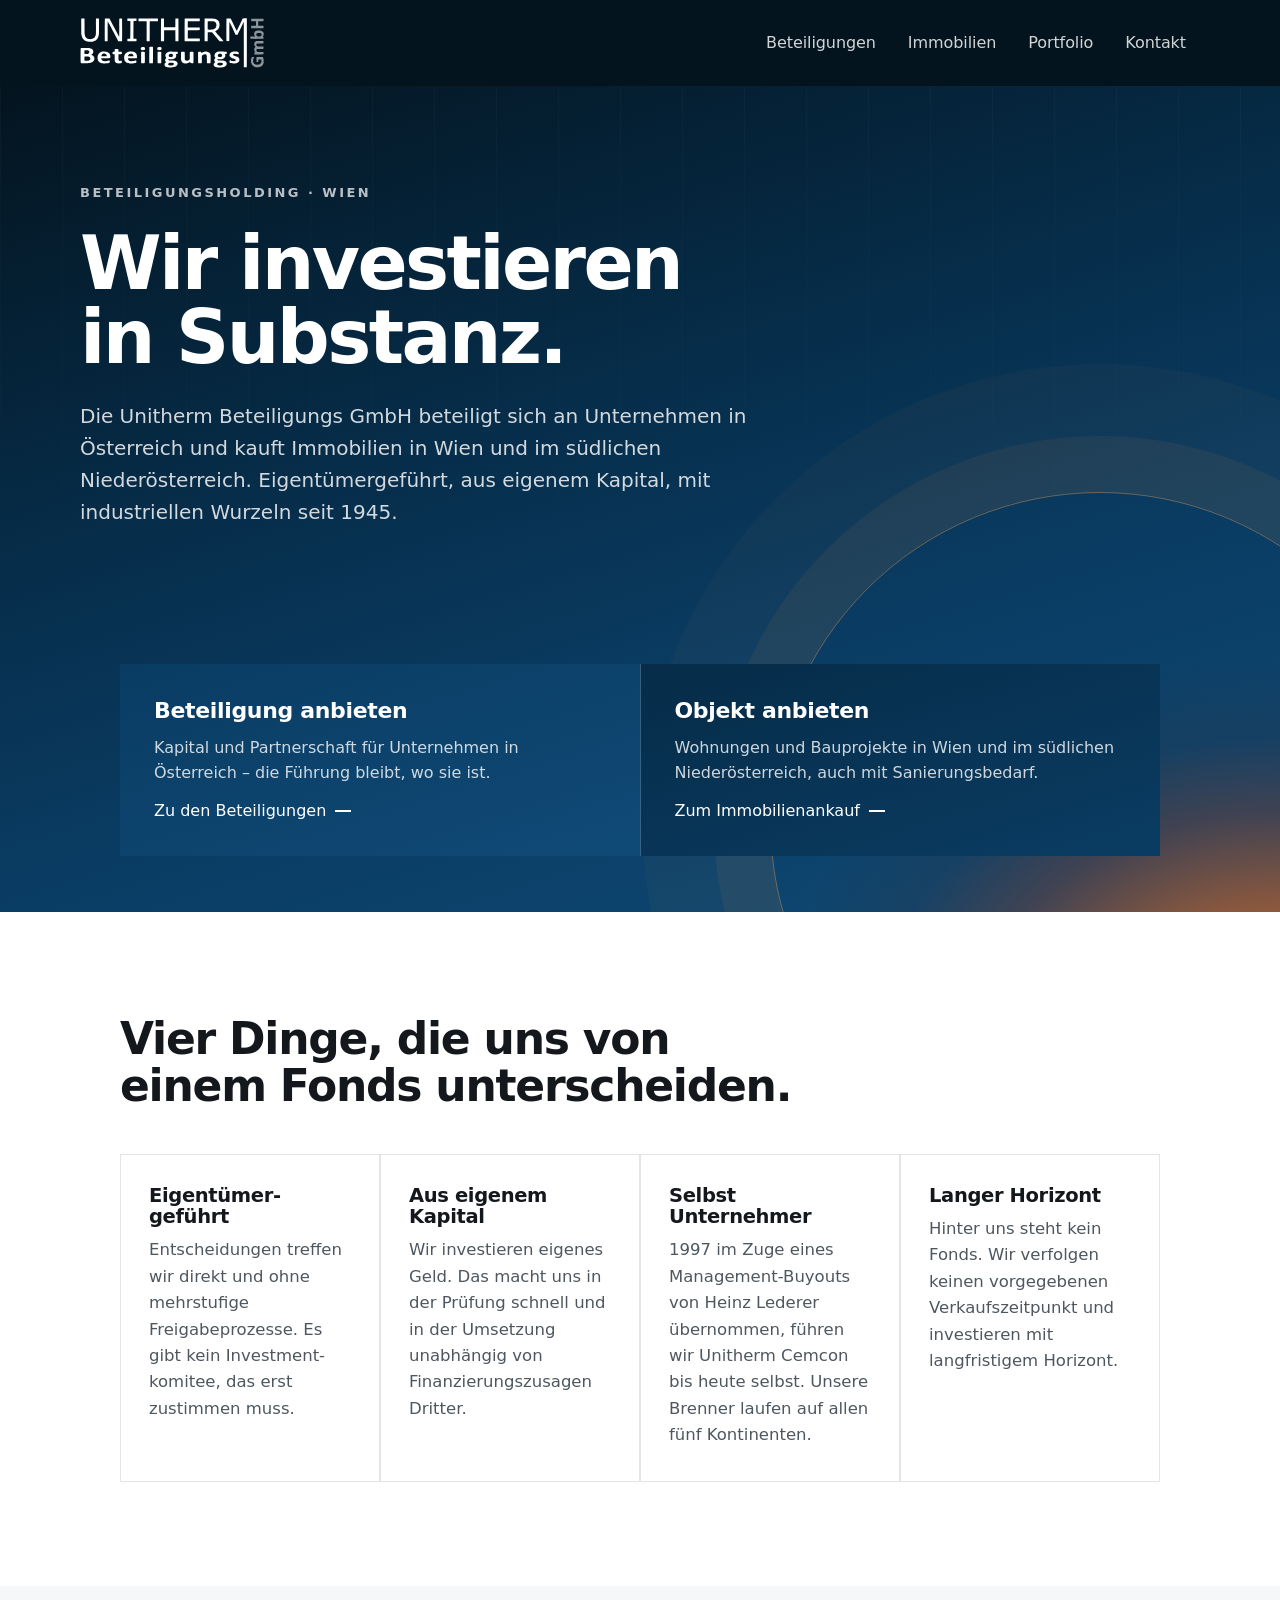
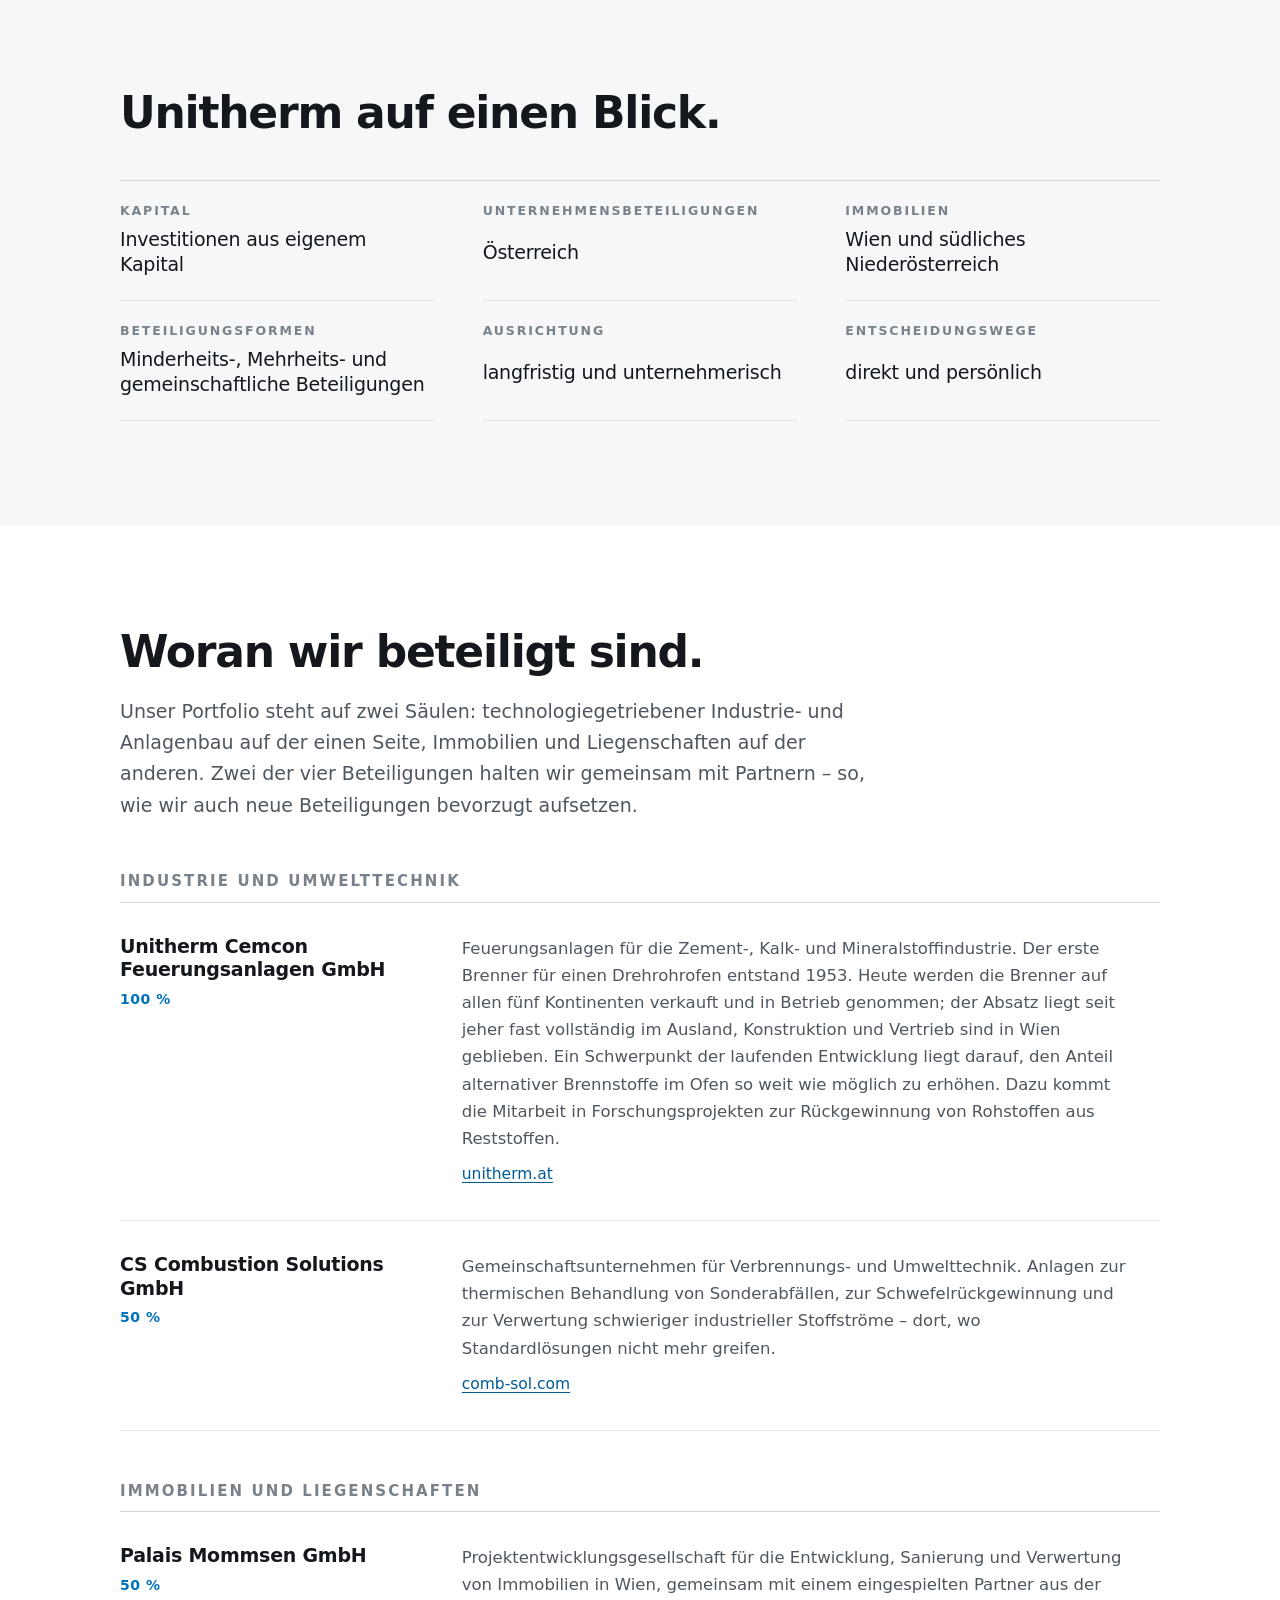
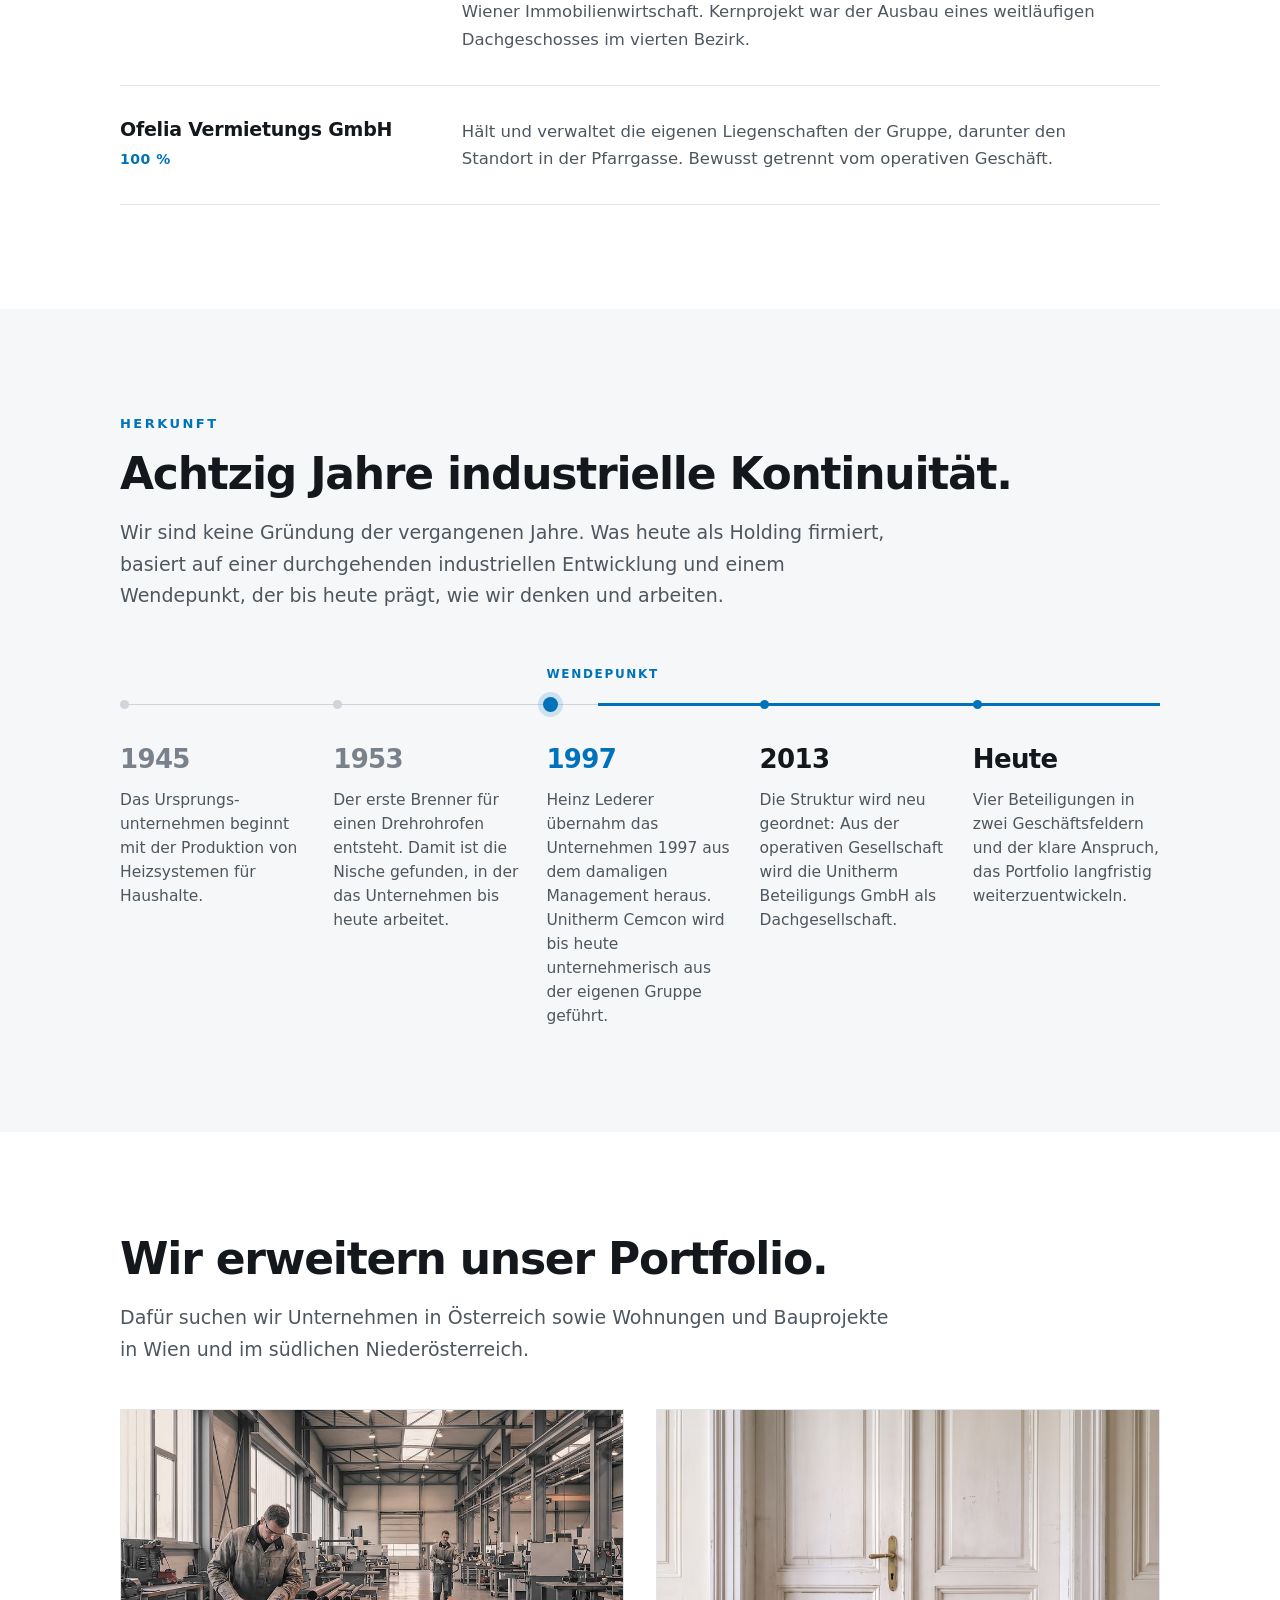
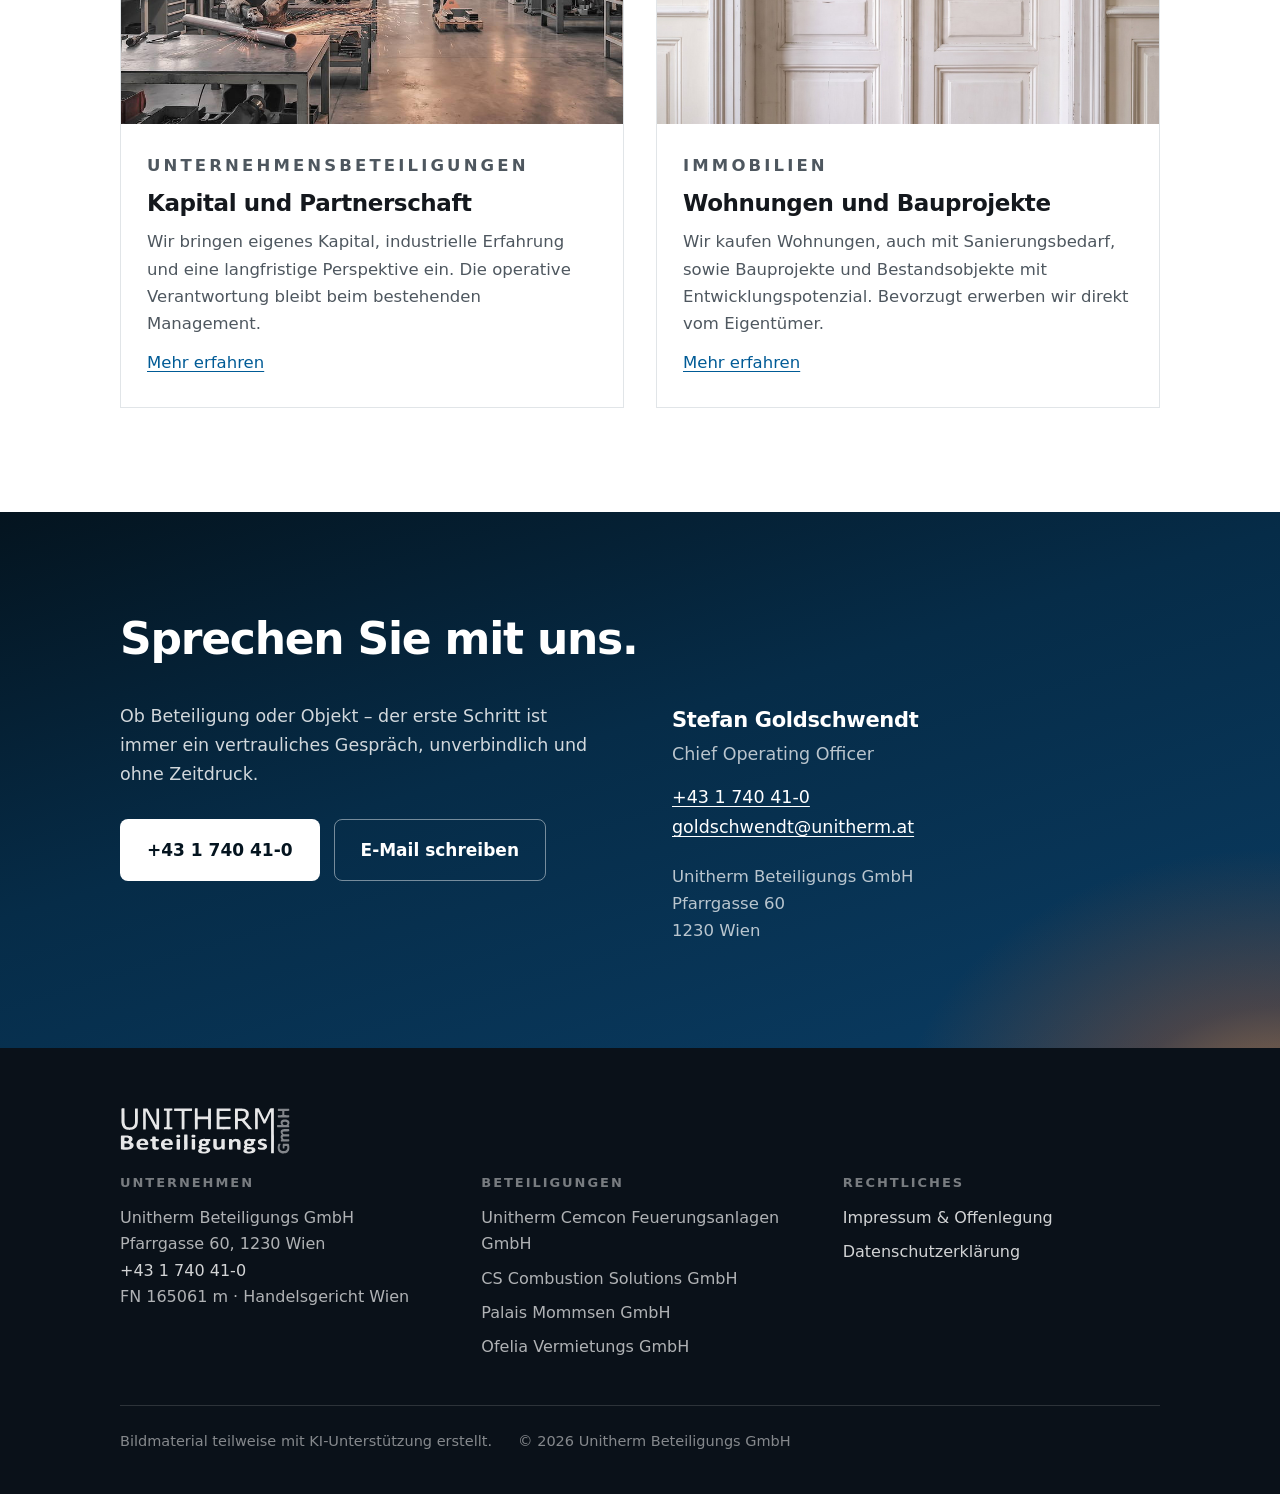
<file: index.html>
<!doctype html>
<html lang="de-AT">
<head>
<meta charset="utf-8">
<meta name="viewport" content="width=device-width,initial-scale=1">
<title>Unitherm Beteiligungs GmbH – Beteiligungen und Immobilien in Österreich</title>
<meta
 name="description"
 content="Eigentümergeführte Beteiligungsholding in Wien. Wir beteiligen uns an Unternehmen in Österreich und investieren in Immobilien aus eigenem Kapital und mit langfristigem Horizont."
>
<meta name="robots" content="index,follow">
<meta name="theme-color" content="#04141f">
<meta property="og:type" content="website">
<meta property="og:locale" content="de_AT">
<meta property="og:site_name" content="Unitherm Beteiligungs GmbH">
<meta property="og:title" content="Wir investieren in Substanz.">
<meta property="og:description" content="Eigentümergeführte Beteiligungsholding in Wien. Beteiligungen an Unternehmen in Österreich und Immobilien in Wien und im südlichen Niederösterreich.">
<link rel="canonical" href="https://unitherm-beteiligung.at/">
<link rel="icon" href="assets/favicon.ico" sizes="32x32">
<link rel="icon" href="assets/favicon.svg" type="image/svg+xml">
<link rel="apple-touch-icon" href="assets/apple-touch-icon.png">
<link rel="manifest" href="site.webmanifest">
<link rel="stylesheet" href="assets/style.css">
</head>
<body>
<a class="skip" href="#main">Zum Inhalt springen</a>

<header class="site-header">
  <div class="wrap bar">
    <a class="brand" href="/" aria-label="Unitherm Beteiligungs GmbH – Startseite">
      <img src="assets/logo-weiss.svg" alt="Unitherm Beteiligungs GmbH" width="184" height="50">
    </a>
    <nav class="nav" aria-label="Hauptnavigation">
      <a href="/beteiligungen">Beteiligungen</a>
      <a href="/immobilien">Immobilien</a>
      <a href="#portfolio">Portfolio</a>
      <a href="#kontakt">Kontakt</a>
    </nav>
  </div>
</header>

<main id="main">

  <!-- ===== Hero ===== -->
  <section class="hero" style="padding:0">
    <div class="hair" aria-hidden="true"></div>
    <div class="ember" aria-hidden="true"></div>
    <div class="arc" aria-hidden="true"></div>
    <div class="wrap hero-in">
      <p class="eyebrow">Beteiligungsholding · Wien</p>
      <h1>Wir investieren<em>in Substanz.</em></h1>
      <p class="sub">Die Unitherm Beteiligungs GmbH beteiligt sich an Unternehmen in Österreich und kauft Immobilien in Wien und im südlichen Niederösterreich. Eigen&shy;tümer&shy;geführt, aus eigenem Kapital, mit industriellen Wurzeln seit 1945.</p>
    </div>
    <div class="wrap" style="padding-bottom:0">
      <div class="tiles">
        <a class="tile" href="/beteiligungen">
          <h2>Beteiligung anbieten</h2>
          <p>Kapital und Partnerschaft für Unternehmen in Österreich – die Führung bleibt, wo sie ist.</p>
          <span class="go">Zu den Beteiligungen</span>
        </a>
        <a class="tile" href="/immobilien">
          <h2>Objekt anbieten</h2>
          <p>Wohnungen und Bauprojekte in Wien und im südlichen Niederösterreich, auch mit Sanierungs&shy;bedarf.</p>
          <span class="go">Zum Immobilienankauf</span>
        </a>
      </div>
    </div>
    <div style="height:56px"></div>
  </section>

  <!-- ===== Wofür wir stehen ===== -->
  <section id="haltung">
    <div class="wrap">
      <h2 class="sec-head">Vier Dinge, die uns von einem Fonds unterscheiden.</h2>
      <div class="grid g4">
        <div>
          <h3>Eigen&shy;tümer&shy;geführt</h3>
          <p>Entscheidungen treffen wir direkt und ohne mehrstufige Freigabeprozesse. Es gibt kein Investment&shy;komitee, das erst zustimmen muss.</p>
        </div>
        <div>
          <h3>Aus eigenem Kapital</h3>
          <p>Wir investieren eigenes Geld. Das macht uns in der Prüfung schnell und in der Umsetzung unabhängig von Finanzierungs&shy;zusagen Dritter.</p>
        </div>
        <div>
          <h3>Selbst Unternehmer</h3>
          <p>1997 im Zuge eines Management-Buyouts von Heinz Lederer übernommen, führen wir Unitherm Cemcon bis heute selbst. Unsere Brenner laufen auf allen fünf Kontinenten.</p>
        </div>
        <div>
          <h3>Langer Horizont</h3>
          <p>Hinter uns steht kein Fonds. Wir verfolgen keinen vorgegebenen Verkaufszeitpunkt und investieren mit langfristigem Horizont.</p>
        </div>
      </div>
    </div>
  </section>

  <!-- ===== Unitherm auf einen Blick ===== -->
  <section id="ueberblick" class="sec-soft">
    <div class="wrap">
      <h2 class="sec-head">Unitherm auf einen Blick.</h2>
      <dl class="fakten">
        <div>
          <dt>Kapital</dt>
          <dd>Investitionen aus eigenem Kapital</dd>
        </div>
        <div>
          <dt>Unternehmensbeteiligungen</dt>
          <dd>Österreich</dd>
        </div>
        <div>
          <dt>Immobilien</dt>
          <dd>Wien und südliches Niederösterreich</dd>
        </div>
        <div>
          <dt>Beteiligungsformen</dt>
          <dd>Minderheits-, Mehrheits- und gemeinschaftliche Beteiligungen</dd>
        </div>
        <div>
          <dt>Ausrichtung</dt>
          <dd>langfristig und unternehmerisch</dd>
        </div>
        <div>
          <dt>Entscheidungswege</dt>
          <dd>direkt und persönlich</dd>
        </div>
      </dl>
    </div>
  </section>

  <!-- ===== Portfolio ===== -->
  <section id="portfolio">
    <div class="wrap">
      <h2 class="sec-head">Woran wir beteiligt sind.</h2>
      <p class="sec-intro">Unser Portfolio steht auf zwei Säulen: technologiegetriebener Industrie- und Anlagenbau auf der einen Seite, Immobilien und Liegenschaften auf der anderen. Zwei der vier Beteiligungen halten wir gemeinsam mit Partnern – so, wie wir auch neue Beteiligungen bevorzugt aufsetzen.</p>

      <div class="pf-group">
        <h3>Industrie und Umwelt&shy;technik</h3>
        <div class="pf">
          <article>
            <div class="co">
              <strong>Unitherm Cemcon Feuerungs&shy;anlagen GmbH</strong>
              <span class="share">100 %</span>
            </div>
            <div>
              <p>Feuerungs&shy;anlagen für die Zement-, Kalk- und Mineralstoff&shy;industrie. Der erste Brenner für einen Drehrohrofen entstand 1953. Heute werden die Brenner auf allen fünf Kontinenten verkauft und in Betrieb genommen; der Absatz liegt seit jeher fast vollständig im Ausland, Konstruktion und Vertrieb sind in Wien geblieben. Ein Schwerpunkt der laufenden Entwicklung liegt darauf, den Anteil alternativer Brennstoffe im Ofen so weit wie möglich zu erhöhen. Dazu kommt die Mitarbeit in Forschungsprojekten zur Rück&shy;gewinnung von Rohstoffen aus Reststoffen.</p>
              <a class="link" href="https://www.unitherm.at" rel="noopener">unitherm.at</a>
            </div>
          </article>
          <article>
            <div class="co">
              <strong>CS Combustion Solutions GmbH</strong>
              <span class="share">50 %</span>
            </div>
            <div>
              <p>Gemeinschafts&shy;unternehmen für Verbrennungs- und Umwelt&shy;technik. Anlagen zur thermischen Behandlung von Sonderabfällen, zur Schwefel&shy;rückgewinnung und zur Verwertung schwieriger industrieller Stoffströme – dort, wo Standardlösungen nicht mehr greifen.</p>
              <a class="link" href="https://www.comb-sol.com" rel="noopener">comb-sol.com</a>
            </div>
          </article>
        </div>
      </div>

      <div class="pf-group">
        <h3>Immobilien und Liegenschaften</h3>
        <div class="pf">
          <article>
            <div class="co">
              <strong>Palais Mommsen GmbH</strong>
              <span class="share">50 %</span>
            </div>
            <div>
              <p>Projekt&shy;entwicklungs&shy;gesellschaft für die Entwicklung, Sanierung und Verwertung von Immobilien in Wien, gemeinsam mit einem eingespielten Partner aus der Wiener Immobilien&shy;wirtschaft. Kernprojekt war der Ausbau eines weitläufigen Dachgeschosses im vierten Bezirk.</p>
            </div>
          </article>
          <article>
            <div class="co">
              <strong>Ofelia Vermietungs GmbH</strong>
              <span class="share">100 %</span>
            </div>
            <div>
              <p>Hält und verwaltet die eigenen Liegenschaften der Gruppe, darunter den Standort in der Pfarrgasse. Bewusst getrennt vom operativen Geschäft.</p>
            </div>
          </article>
        </div>
      </div>
    </div>
  </section>

  <!-- ===== Herkunft ===== -->
  <section id="herkunft" class="sec-soft">
    <div class="wrap">
      <p class="eyebrow">Herkunft</p>
      <h2 class="sec-head" style="margin-top:16px">Achtzig Jahre industrielle Kontinuität.</h2>
      <p class="sec-intro">Wir sind keine Gründung der vergangenen Jahre. Was heute als Holding firmiert, basiert auf einer durchgehenden industriellen Entwicklung und einem Wendepunkt, der bis heute prägt, wie wir denken und arbeiten.</p>

      <div class="axis">
        <div class="line" aria-hidden="true"></div>
        <div class="nodes">
          <div class="node">
            <span class="pin" aria-hidden="true"></span>
            <p class="yr">1945</p>
            <p>Das Ursprungs&shy;unternehmen beginnt mit der Produktion von Heizsystemen für Haushalte.</p>
          </div>
          <div class="node">
            <span class="pin" aria-hidden="true"></span>
            <p class="yr">1953</p>
            <p>Der erste Brenner für einen Drehrohrofen entsteht. Damit ist die Nische gefunden, in der das Unternehmen bis heute arbeitet.</p>
          </div>
          <div class="node on pivot">
            <span class="pin" aria-hidden="true"></span>
            <span class="tag">Wendepunkt</span>
            <p class="yr">1997</p>
            <p>Heinz Lederer übernahm das Unternehmen 1997 aus dem damaligen Management heraus. Unitherm Cemcon wird bis heute unternehmerisch aus der eigenen Gruppe geführt.</p>
          </div>
          <div class="node on">
            <span class="pin" aria-hidden="true"></span>
            <p class="yr">2013</p>
            <p>Die Struktur wird neu geordnet: Aus der operativen Gesellschaft wird die Unitherm Beteiligungs GmbH als Dachgesellschaft.</p>
          </div>
          <div class="node on">
            <span class="pin" aria-hidden="true"></span>
            <p class="yr">Heute</p>
            <p>Vier Beteiligungen in zwei Geschäftsfeldern und der klare Anspruch, das Portfolio langfristig weiterzuentwickeln.</p>
          </div>
        </div>
      </div>
    </div>
  </section>

  <!-- ===== Wir erweitern unser Portfolio ===== -->
  <section id="suchen">
    <div class="wrap">
      <h2 class="sec-head">Wir erweitern unser Portfolio.</h2>
      <p class="sec-intro">Dafür suchen wir Unternehmen in Österreich sowie Wohnungen und Bauprojekte in Wien und im südlichen Niederösterreich.</p>

      <div class="cards">
        <article class="card">
          <!-- Platzhalter Beteiligungsbild: finale Datei später unter assets/beteiligungen.jpg ergänzen -->
          <figure class="motiv motiv-beteiligungen" role="img"
                  aria-label="Industrielles Produktionsumfeld als Symbol für langfristige Unternehmensbeteiligungen"></figure>
          <div class="body">
            <p class="eyebrow">Unternehmensbeteiligungen</p>
            <h3>Kapital und Partnerschaft</h3>
            <p>Wir bringen eigenes Kapital, industrielle Erfahrung und eine langfristige Perspektive ein. Die operative Verantwortung bleibt beim bestehenden Management.</p>
            <p><a href="/beteiligungen">Mehr erfahren</a></p>
          </div>
        </article>
        <article class="card">
          <figure class="motiv motiv-immobilien" role="img"
                  aria-label="Weiße Flügeltür in einer Wiener Altbauimmobilie"></figure>
          <div class="body">
            <p class="eyebrow">Immobilien</p>
            <h3>Wohnungen und Bauprojekte</h3>
            <p>Wir kaufen Wohnungen, auch mit Sanierungsbedarf, sowie Bauprojekte und Bestandsobjekte mit Entwicklungspotenzial. Bevorzugt erwerben wir direkt vom Eigentümer.</p>
            <p><a href="/immobilien">Mehr erfahren</a></p>
          </div>
        </article>
      </div>
    </div>
  </section>

  <!-- ===== Kontakt ===== -->
  <section id="kontakt" class="contact">
    <div class="ember" aria-hidden="true"></div>
    <div class="wrap in">
      <h2>Sprechen Sie mit uns.</h2>
      <div class="cols">
        <div>
          <p>Ob Beteiligung oder Objekt – der erste Schritt ist immer ein vertrauliches Gespräch, unverbindlich und ohne Zeitdruck.</p>
          <div class="btnrow">
            <a class="btn btn-light" href="tel:+4317404110">+43 1 740 41-0</a>
            <a class="btn btn-ghost" href="mailto:goldschwendt@unitherm.at">E-Mail schreiben</a>
          </div>
        </div>
        <div class="vcard">
          <div class="nm">Stefan Goldschwendt</div>
          <div class="role">Chief Operating Officer</div>
          <div><a href="tel:+4317404110">+43 1 740 41-0</a></div>
          <div><a href="mailto:goldschwendt@unitherm.at">goldschwendt@unitherm.at</a></div>
          <div class="adr">
            Unitherm Beteiligungs GmbH<br>
            Pfarrgasse 60<br>
            1230 Wien
          </div>
        </div>
      </div>
    </div>
  </section>

</main>

<footer class="site-footer">
  <div class="wrap">
    <div class="logo-f">
      <img src="assets/logo-weiss.svg" alt="Unitherm Beteiligungs GmbH" width="170" height="46">
    </div>
    <div class="cols">
      <div>
        <h3>Unternehmen</h3>
        <p style="color:rgba(255,255,255,.68)">
          Unitherm Beteiligungs GmbH<br>
          Pfarrgasse 60, 1230 Wien<br>
          <a href="tel:+4317404110">+43 1 740 41-0</a><br>
          FN 165061 m · Handelsgericht Wien
        </p>
      </div>
      <div>
        <h3>Beteiligungen</h3>
        <ul>
          <li>Unitherm Cemcon Feuerungs&shy;anlagen GmbH</li>
          <li>CS Combustion Solutions GmbH</li>
          <li>Palais Mommsen GmbH</li>
          <li>Ofelia Vermietungs GmbH</li>
        </ul>
      </div>
      <div>
        <h3>Rechtliches</h3>
        <ul>
          <li><a href="/impressum">Impressum &amp; Offenlegung</a></li>
          <li><a href="/datenschutz">Datenschutz&shy;erklärung</a></li>
        </ul>
      </div>
    </div>
    <div class="base">
      <span>Bildmaterial teilweise mit KI-Unterstützung erstellt.</span>
      <span>© <span id="jahr">2026</span> Unitherm Beteiligungs GmbH</span>
    </div>
  </div>
</footer>

<script>document.getElementById('jahr').textContent=new Date().getFullYear();</script>
</body>
</html>
</file>
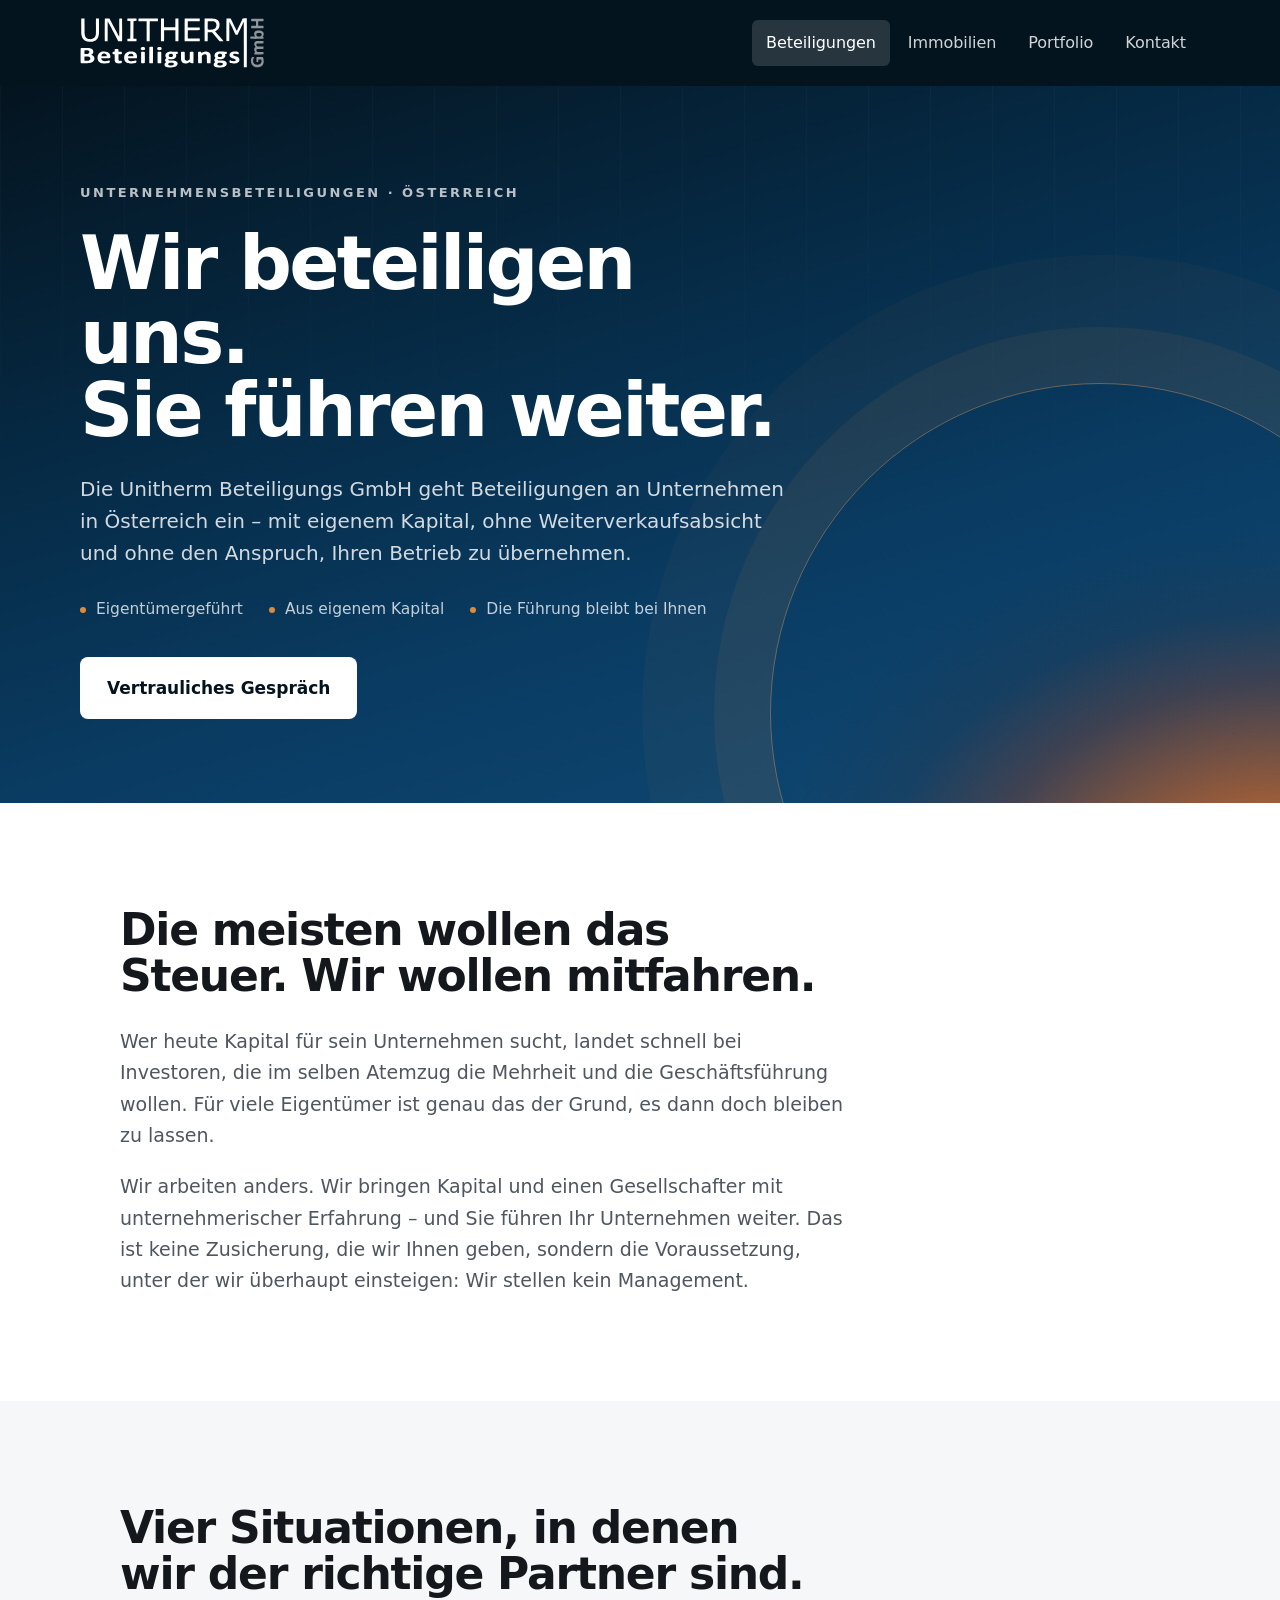
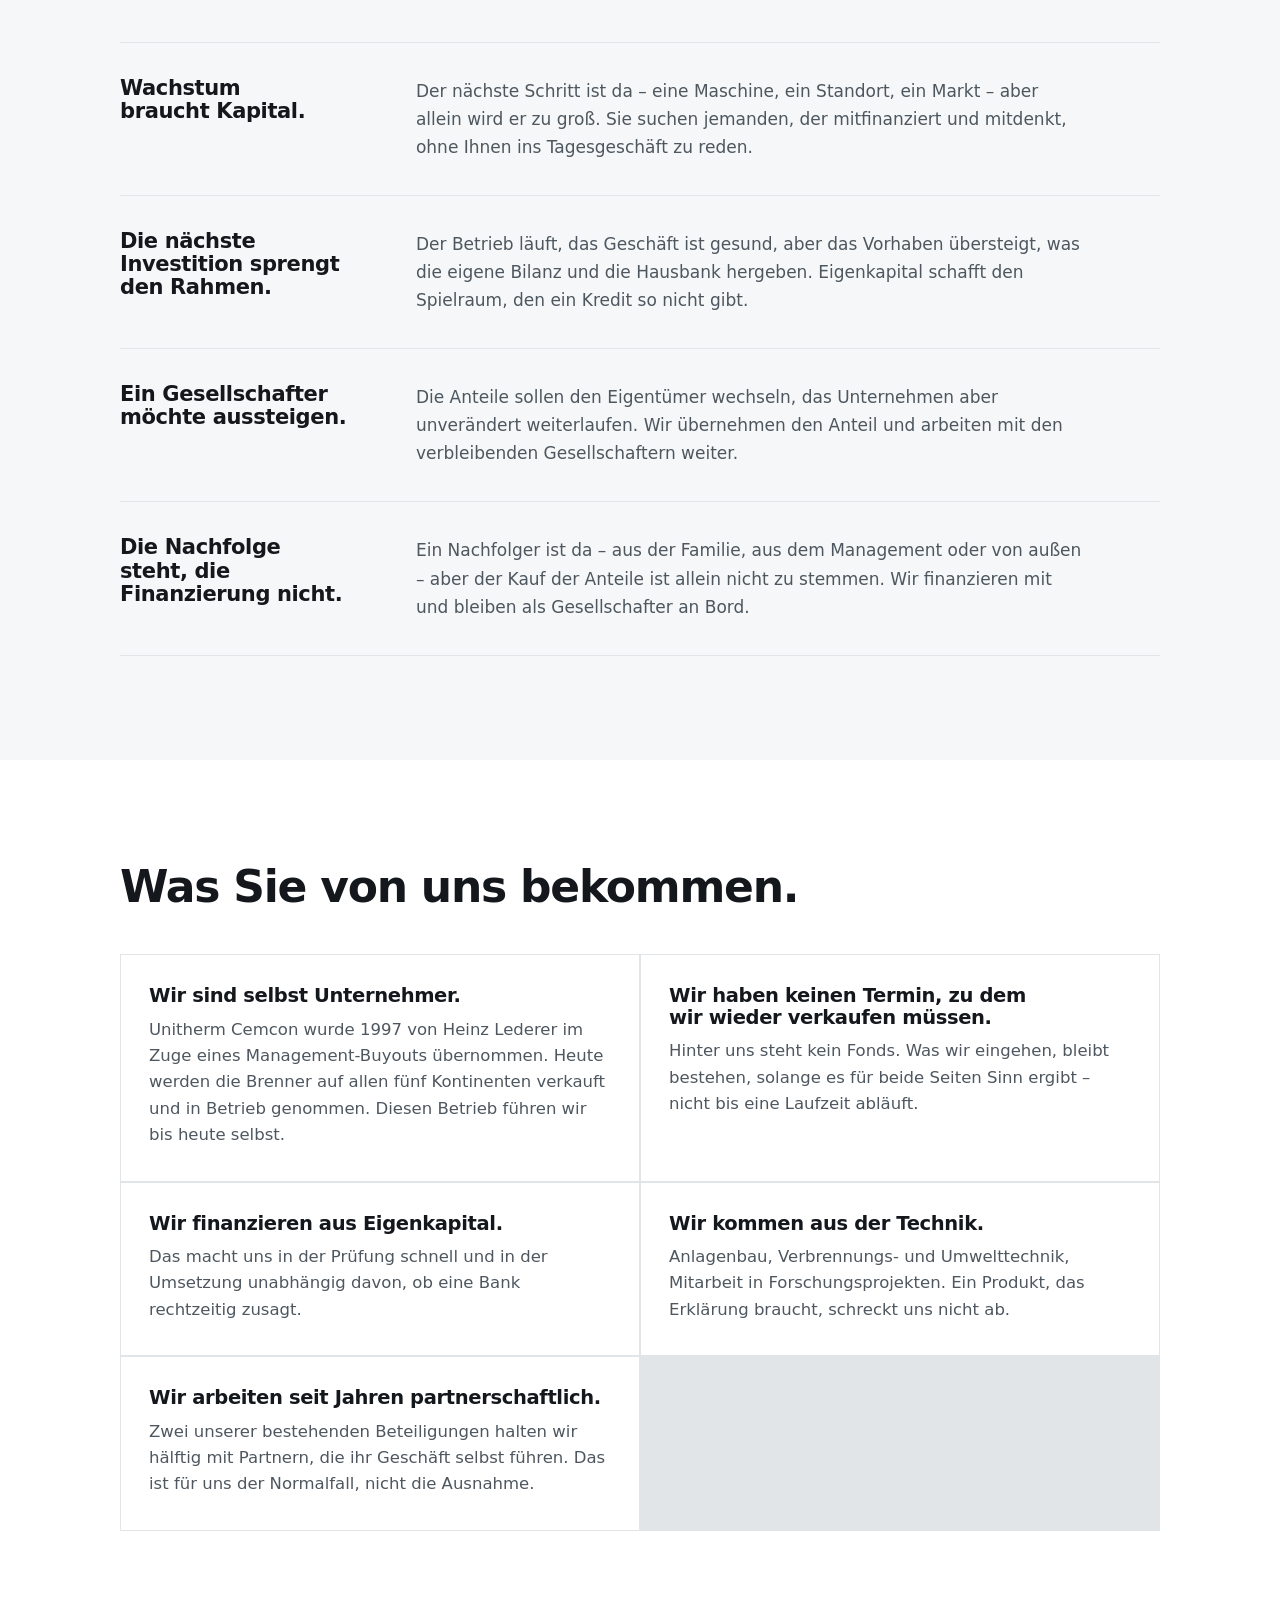
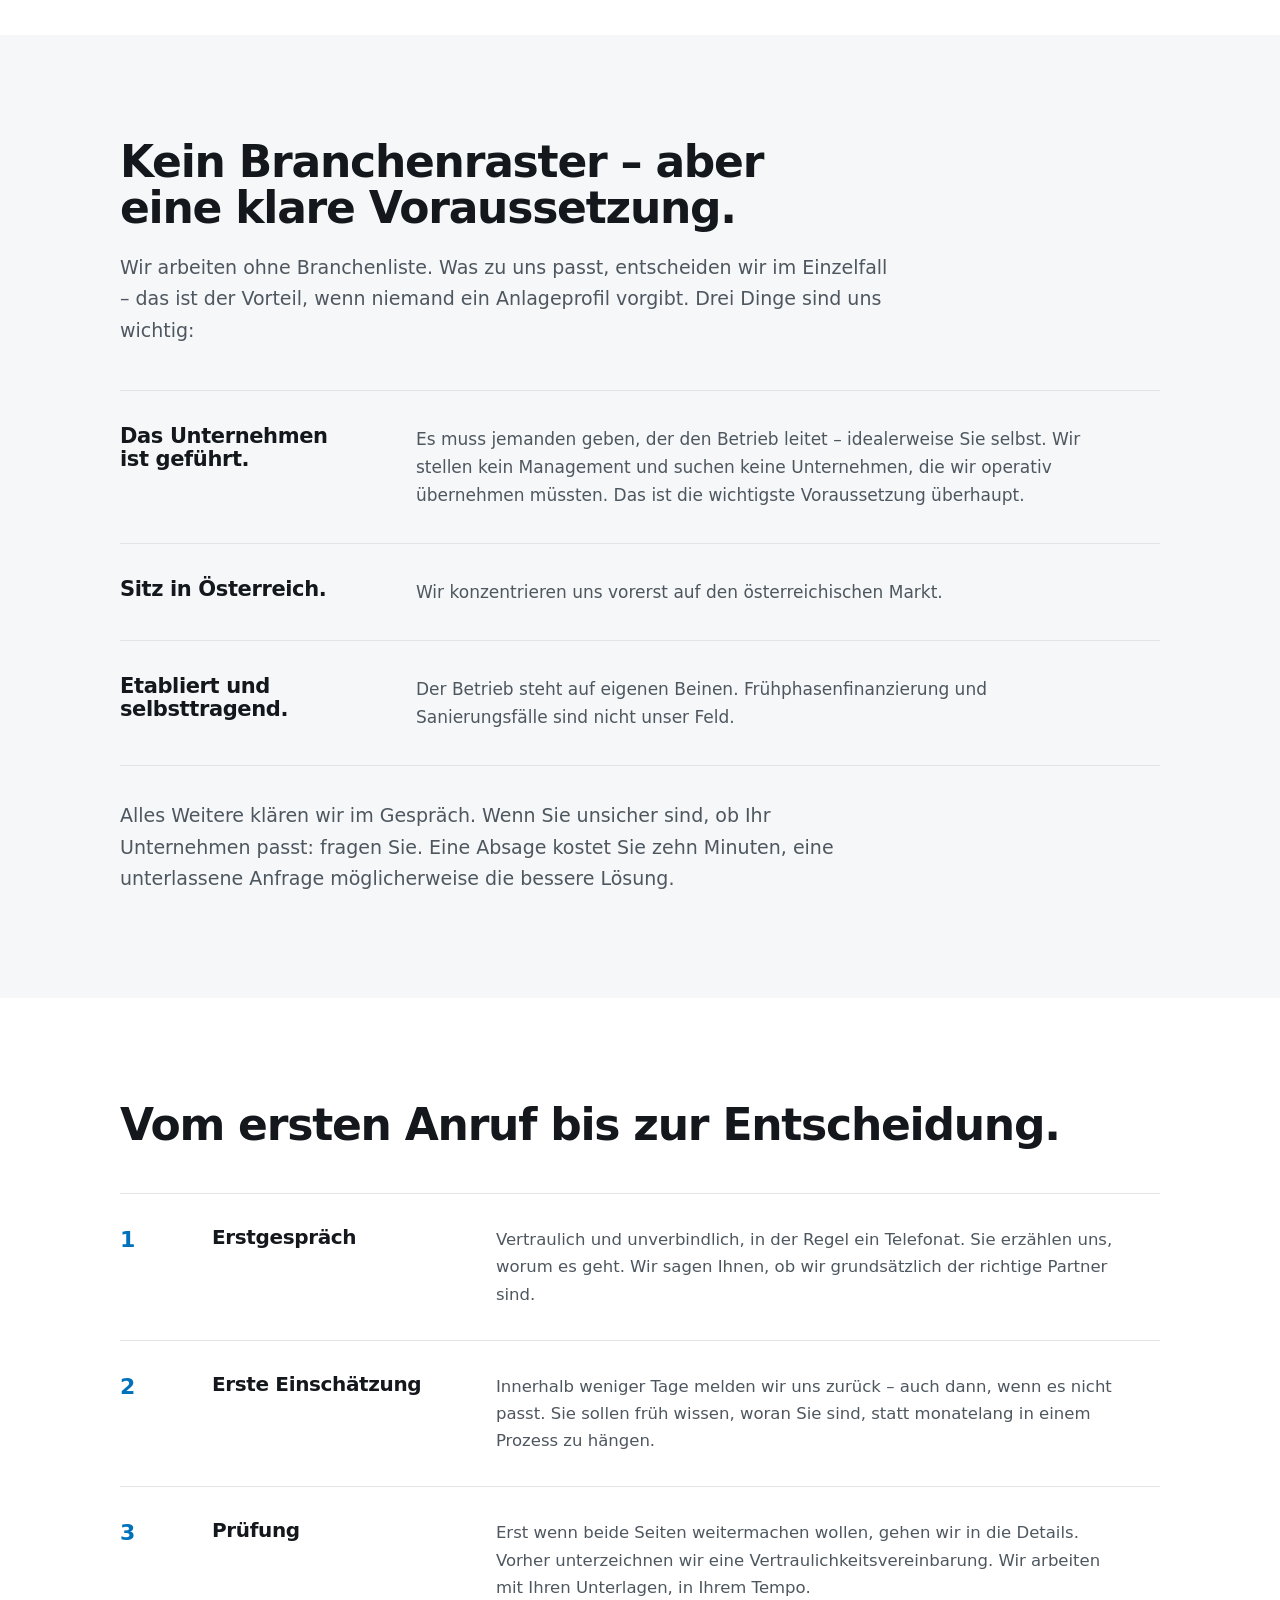
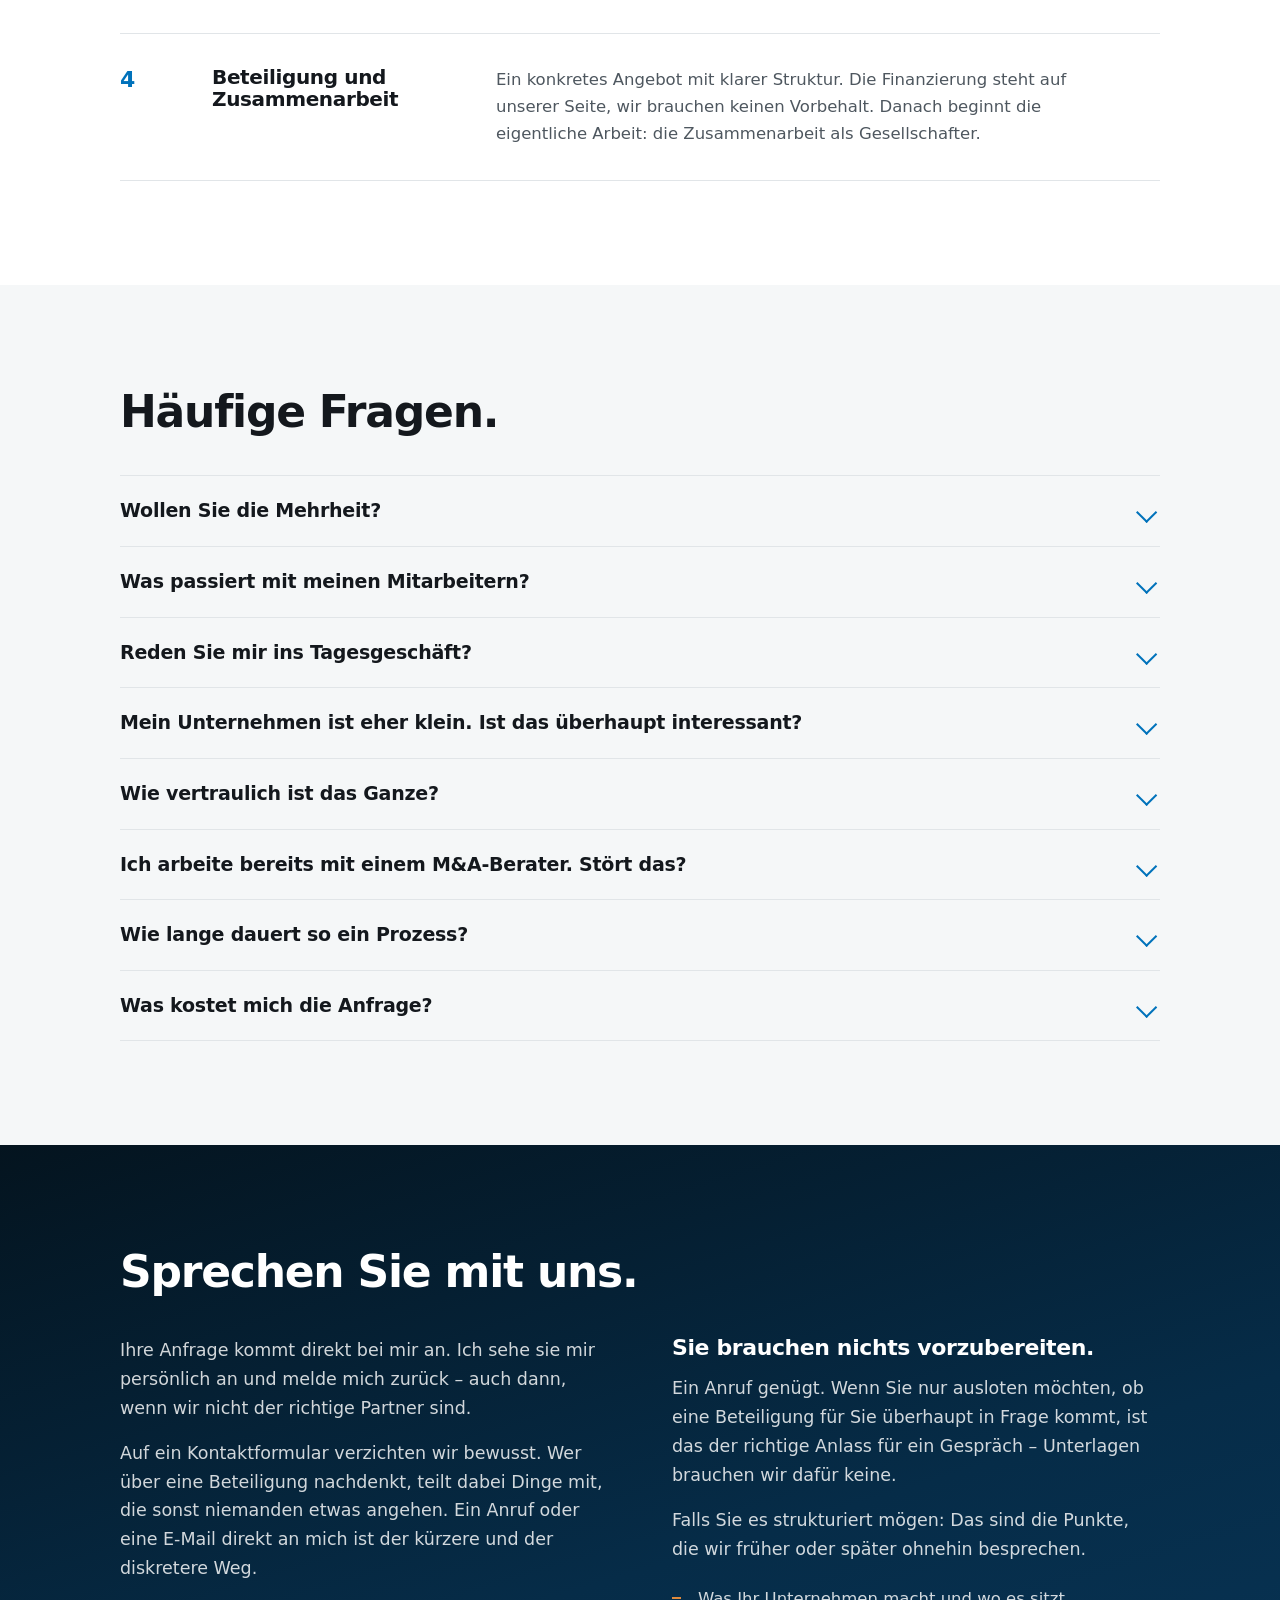
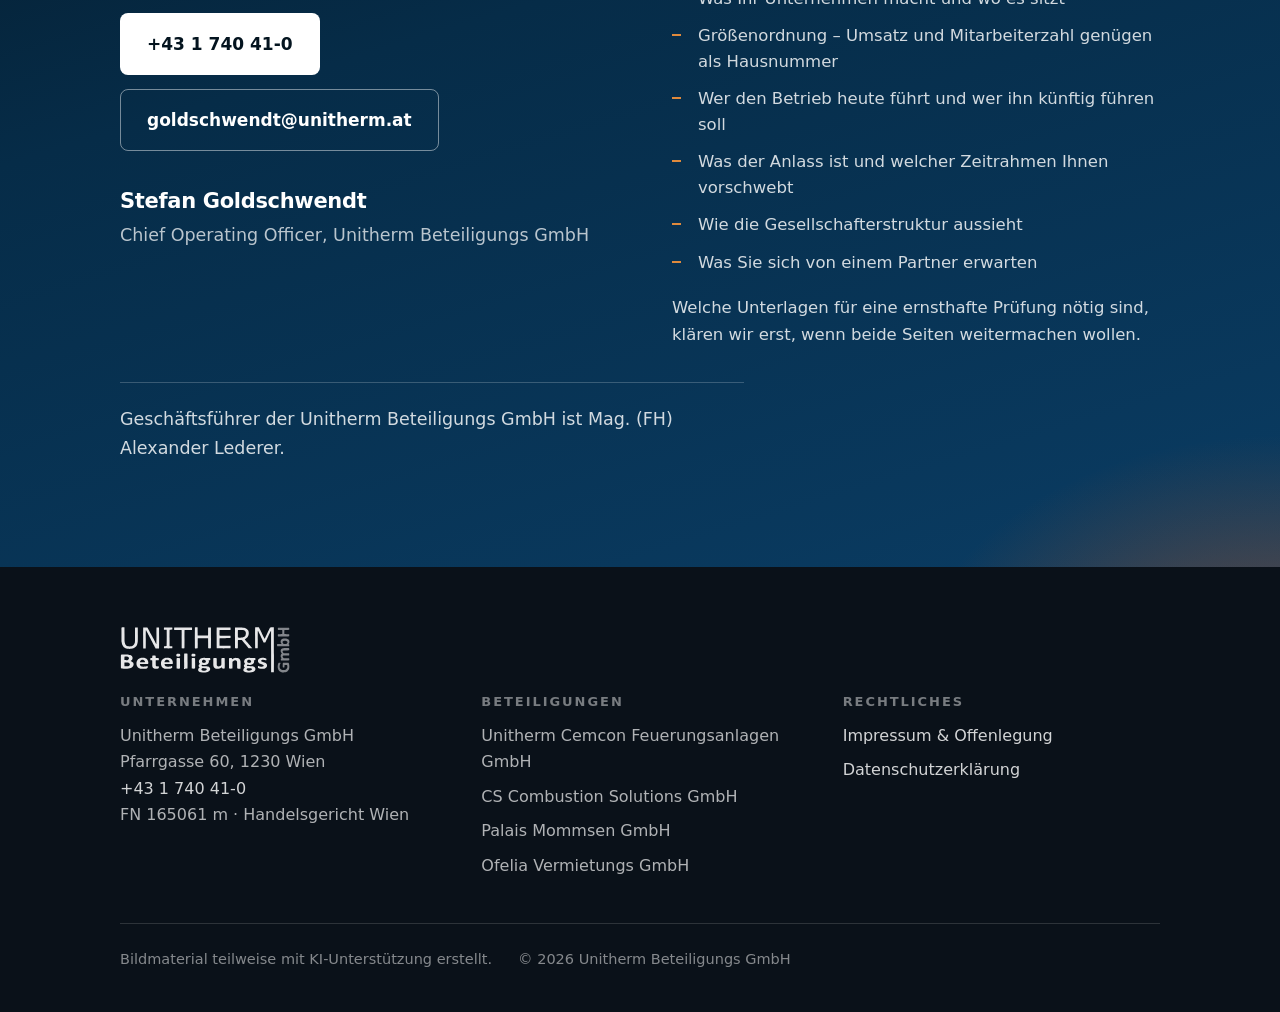
<file: beteiligungen.html>
<!doctype html>
<html lang="de-AT">
<head>
<meta charset="utf-8">
<meta name="viewport" content="width=device-width,initial-scale=1">
<title>Unternehmensbeteiligungen in Österreich – Unitherm Beteiligungs GmbH</title>
<meta name="description" content="Wir beteiligen uns an Unternehmen in Österreich: Kapital für Wachstum, Investitionen und Gesellschafterwechsel. Die Führung bleibt beim Eigentümer.">
<meta name="robots" content="index,follow">
<meta name="theme-color" content="#04141f">
<meta property="og:type" content="website">
<meta property="og:locale" content="de_AT">
<meta property="og:site_name" content="Unitherm Beteiligungs GmbH">
<meta property="og:title" content="Wir beteiligen uns. Sie führen weiter.">
<meta property="og:description" content="Kapital und ein Gesellschafter mit unternehmerischer Erfahrung – ohne den Anspruch, Ihren Betrieb zu übernehmen.">
<link rel="canonical" href="https://unitherm-beteiligung.at/beteiligungen">
<link rel="icon" href="assets/favicon.ico" sizes="32x32">
<link rel="icon" href="assets/favicon.svg" type="image/svg+xml">
<link rel="apple-touch-icon" href="assets/apple-touch-icon.png">
<link rel="manifest" href="site.webmanifest">
<link rel="stylesheet" href="assets/style.css">
</head>
<body>
<a class="skip" href="#main">Zum Inhalt springen</a>

<header class="site-header">
  <div class="wrap bar">
    <a class="brand" href="/" aria-label="Unitherm Beteiligungs GmbH – Startseite">
      <img src="assets/logo-weiss.svg" alt="Unitherm Beteiligungs GmbH" width="184" height="50">
    </a>
    <nav class="nav" aria-label="Hauptnavigation">
      <a href="/beteiligungen" aria-current="page">Beteiligungen</a>
      <a href="/immobilien">Immobilien</a>
      <a href="/#portfolio">Portfolio</a>
      <a href="#kontakt">Kontakt</a>
    </nav>
  </div>
</header>

<main id="main">

  <!-- ===== Hero ===== -->
  <section class="hero" style="padding:0">
    <div class="hair" aria-hidden="true"></div>
    <div class="ember" aria-hidden="true"></div>
    <div class="arc" aria-hidden="true"></div>
    <div class="wrap hero-in">
      <p class="eyebrow">Unternehmens­beteiligungen · Österreich</p>
      <h1>Wir beteiligen uns.<em>Sie führen weiter.</em></h1>
      <p class="sub">Die Unitherm Beteiligungs GmbH geht Beteiligungen an Unternehmen in Österreich ein – mit eigenem Kapital, ohne Weiterverkaufsabsicht und ohne den Anspruch, Ihren Betrieb zu übernehmen.</p>
      <div class="traits">
        <span>Eigen­tümer­geführt</span>
        <span>Aus eigenem Kapital</span>
        <span>Die Führung bleibt bei Ihnen</span>
      </div>
      <div style="margin-top:34px">
        <a class="btn btn-light" href="#kontakt">Vertrauliches Gespräch</a>
      </div>
    </div>
  </section>

  <!-- ===== Der Unterschied ===== -->
  <section id="unterschied">
    <div class="wrap">
      <h2 class="sec-head">Die meisten wollen das Steuer. Wir wollen mitfahren.</h2>
      <div class="measure" style="margin-top:26px">
        <p style="font-size:19px;color:var(--ink-2)">Wer heute Kapital für sein Unternehmen sucht, landet schnell bei Investoren, die im selben Atemzug die Mehrheit und die Geschäftsführung wollen. Für viele Eigentümer ist genau das der Grund, es dann doch bleiben zu lassen.</p>
        <p style="font-size:19px;color:var(--ink-2);margin-top:20px">Wir arbeiten anders. Wir bringen Kapital und einen Gesellschafter mit unternehmerischer Erfahrung – und Sie führen Ihr Unternehmen weiter. Das ist keine Zusicherung, die wir Ihnen geben, sondern die Voraussetzung, unter der wir überhaupt einsteigen: Wir stellen kein Management.</p>
      </div>
    </div>
  </section>

  <!-- ===== Situationen ===== -->
  <section id="situationen" class="sec-soft">
    <div class="wrap">
      <h2 class="sec-head">Vier Situationen, in denen wir der richtige Partner sind.</h2>
      <div class="situ">
        <article>
          <h3>Wachstum braucht Kapital.</h3>
          <p>Der nächste Schritt ist da – eine Maschine, ein Standort, ein Markt – aber allein wird er zu groß. Sie suchen jemanden, der mitfinanziert und mitdenkt, ohne Ihnen ins Tagesgeschäft zu reden.</p>
        </article>
        <article>
          <h3>Die nächste Investition sprengt den Rahmen.</h3>
          <p>Der Betrieb läuft, das Geschäft ist gesund, aber das Vorhaben übersteigt, was die eigene Bilanz und die Hausbank hergeben. Eigenkapital schafft den Spielraum, den ein Kredit so nicht gibt.</p>
        </article>
        <article>
          <h3>Ein Gesellschafter möchte aussteigen.</h3>
          <p>Die Anteile sollen den Eigentümer wechseln, das Unternehmen aber unverändert weiterlaufen. Wir übernehmen den Anteil und arbeiten mit den verbleibenden Gesellschaftern weiter.</p>
        </article>
        <article>
          <h3>Die Nachfolge steht, die Finanzierung nicht.</h3>
          <p>Ein Nachfolger ist da – aus der Familie, aus dem Management oder von außen – aber der Kauf der Anteile ist allein nicht zu stemmen. Wir finanzieren mit und bleiben als Gesellschafter an Bord.</p>
        </article>
      </div>
    </div>
  </section>

  <!-- ===== Was wir mitbringen ===== -->
  <section id="mitbringen">
    <div class="wrap">
      <h2 class="sec-head">Was Sie von uns bekommen.</h2>
      <div class="grid">
        <div>
          <h3>Wir sind selbst Unternehmer.</h3>
          <p>Unitherm Cemcon wurde 1997 von Heinz Lederer im Zuge eines Management-Buyouts übernommen. Heute werden die Brenner auf allen fünf Kontinenten verkauft und in Betrieb genommen. Diesen Betrieb führen wir bis heute selbst.</p>
        </div>
        <div>
          <h3>Wir haben keinen Termin, zu dem wir wieder verkaufen müssen.</h3>
          <p>Hinter uns steht kein Fonds. Was wir eingehen, bleibt bestehen, solange es für beide Seiten Sinn ergibt – nicht bis eine Laufzeit abläuft.</p>
        </div>
        <div>
          <h3>Wir finanzieren aus Eigenkapital.</h3>
          <p>Das macht uns in der Prüfung schnell und in der Umsetzung unabhängig davon, ob eine Bank rechtzeitig zusagt.</p>
        </div>
        <div>
          <h3>Wir kommen aus der Technik.</h3>
          <p>Anlagenbau, Verbrennungs- und Umwelt­technik, Mitarbeit in Forschungsprojekten. Ein Produkt, das Erklärung braucht, schreckt uns nicht ab.</p>
        </div>
        <div>
          <h3>Wir arbeiten seit Jahren partnerschaftlich.</h3>
          <p>Zwei unserer bestehenden Beteiligungen halten wir hälftig mit Partnern, die ihr Geschäft selbst führen. Das ist für uns der Normalfall, nicht die Ausnahme.</p>
        </div>
      </div>
    </div>
  </section>

  <!-- ===== Wonach wir suchen ===== -->
  <section id="kriterien" class="sec-soft">
    <div class="wrap">
      <h2 class="sec-head">Kein Branchenraster – aber eine klare Voraussetzung.</h2>
      <p class="sec-intro">Wir arbeiten ohne Branchenliste. Was zu uns passt, entscheiden wir im Einzelfall – das ist der Vorteil, wenn niemand ein Anlageprofil vorgibt. Drei Dinge sind uns wichtig:</p>
      <div class="situ">
        <article>
          <h3>Das Unternehmen ist geführt.</h3>
          <p>Es muss jemanden geben, der den Betrieb leitet – idealerweise Sie selbst. Wir stellen kein Management und suchen keine Unternehmen, die wir operativ übernehmen müssten. Das ist die wichtigste Voraussetzung überhaupt.</p>
        </article>
        <article>
          <h3>Sitz in Österreich.</h3>
          <p>Wir konzentrieren uns vorerst auf den österreichischen Markt.</p>
        </article>
        <article>
          <h3>Etabliert und selbsttragend.</h3>
          <p>Der Betrieb steht auf eigenen Beinen. Frühphasen­finanzierung und Sanierungsfälle sind nicht unser Feld.</p>
        </article>
      </div>
      <p class="sec-intro" style="margin-top:34px">Alles Weitere klären wir im Gespräch. Wenn Sie unsicher sind, ob Ihr Unternehmen passt: fragen Sie. Eine Absage kostet Sie zehn Minuten, eine unterlassene Anfrage möglicherweise die bessere Lösung.</p>
    </div>
  </section>

  <!-- ===== Wie wir arbeiten ===== -->
  <section id="ablauf">
    <div class="wrap">
      <h2 class="sec-head">Vom ersten Anruf bis zur Entscheidung.</h2>
      <div class="steps">
        <article>
          <div><h3>Erstgespräch</h3></div>
          <div><p>Vertraulich und unverbindlich, in der Regel ein Telefonat. Sie erzählen uns, worum es geht. Wir sagen Ihnen, ob wir grundsätzlich der richtige Partner sind.</p></div>
        </article>
        <article>
          <div><h3>Erste Einschätzung</h3></div>
          <div><p>Innerhalb weniger Tage melden wir uns zurück – auch dann, wenn es nicht passt. Sie sollen früh wissen, woran Sie sind, statt monatelang in einem Prozess zu hängen.</p></div>
        </article>
        <article>
          <div><h3>Prüfung</h3></div>
          <div><p>Erst wenn beide Seiten weitermachen wollen, gehen wir in die Details. Vorher unterzeichnen wir eine Vertraulichkeits­vereinbarung. Wir arbeiten mit Ihren Unterlagen, in Ihrem Tempo.</p></div>
        </article>
        <article>
          <div><h3>Beteiligung und Zusammenarbeit</h3></div>
          <div><p>Ein konkretes Angebot mit klarer Struktur. Die Finanzierung steht auf unserer Seite, wir brauchen keinen Vorbehalt. Danach beginnt die eigentliche Arbeit: die Zusammenarbeit als Gesellschafter.</p></div>
        </article>
      </div>
    </div>
  </section>

  <!-- ===== Häufige Fragen ===== -->
  <section id="fragen" class="sec-soft">
    <div class="wrap">
      <h2 class="sec-head">Häufige Fragen.</h2>
      <div class="faq">
        <details>
          <summary>Wollen Sie die Mehrheit?</summary>
          <p>Nicht zwingend. Wir gehen Minderheits- wie Mehrheitsbeteiligungen ein – entscheidend ist, dass die Führung geregelt ist und bleibt. Zwei unserer bestehenden Beteiligungen halten wir hälftig.</p>
        </details>
        <details>
          <summary>Was passiert mit meinen Mitarbeitern?</summary>
          <p>Nichts, was Sie nicht selbst entscheiden. Sie führen den Betrieb weiter, also treffen Sie auch weiterhin die Personal­entscheidungen. Wir haben keine Zentrale, in die Funktionen verlagert werden könnten.</p>
        </details>
        <details>
          <summary>Reden Sie mir ins Tagesgeschäft?</summary>
          <p>Nein. Als Gesellschafter sind wir dort eingebunden, wo Gesellschafter eingebunden gehören – Strategie, größere Investitionen, Jahresabschluss. Das operative Geschäft ist Ihres.</p>
        </details>
        <details>
          <summary>Mein Unternehmen ist eher klein. Ist das überhaupt interessant?</summary>
          <p>Wir arbeiten ohne Untergrenze auf dem Papier. Wenn ein Betrieb gesund und geführt ist, spielt die Größe eine untergeordnete Rolle. Fragen Sie einfach.</p>
        </details>
        <details>
          <summary>Wie vertraulich ist das Ganze?</summary>
          <p>Vollständig. Wir sprechen mit niemandem über eine laufende Anfrage, es gibt keine Marktsondierung und keine Anfragen bei Ihren Kunden oder Lieferanten. Vor der eigentlichen Prüfung unterzeichnen wir eine Vertraulichkeits­vereinbarung.</p>
        </details>
        <details>
          <summary>Ich arbeite bereits mit einem M&amp;A-Berater. Stört das?</summary>
          <p>Im Gegenteil. Ein strukturierter Prozess macht die Sache für beide Seiten einfacher. Sprechen Sie uns direkt an oder lassen Sie uns von Ihrem Berater kontaktieren.</p>
        </details>
        <details>
          <summary>Wie lange dauert so ein Prozess?</summary>
          <p>Die erste Einschätzung bekommen Sie in wenigen Tagen. Bis zur Unterschrift vergehen je nach Komplexität einige Monate – wir richten uns nach Ihrem Zeitplan, nicht umgekehrt.</p>
        </details>
        <details>
          <summary>Was kostet mich die Anfrage?</summary>
          <p>Nichts. Weder die Anfrage noch unsere Prüfung stellen wir in Rechnung.</p>
        </details>
      </div>
    </div>
  </section>

  <!-- ===== Kontakt ===== -->
  <section id="kontakt" class="contact">
    <div class="ember" aria-hidden="true"></div>
    <div class="wrap in">
      <h2>Sprechen Sie mit uns.</h2>
      <div class="cols">
        <div>
          <p>Ihre Anfrage kommt direkt bei mir an. Ich sehe sie mir persönlich an und melde mich zurück – auch dann, wenn wir nicht der richtige Partner sind.</p>
          <p>Auf ein Kontaktformular verzichten wir bewusst. Wer über eine Beteiligung nachdenkt, teilt dabei Dinge mit, die sonst niemanden etwas angehen. Ein Anruf oder eine E-Mail direkt an mich ist der kürzere und der diskretere Weg.</p>
          <div class="btnrow">
            <a class="btn btn-light" href="tel:+4317404110">+43 1 740 41-0</a>
            <a class="btn btn-ghost" href="mailto:goldschwendt@unitherm.at">goldschwendt@unitherm.at</a>
          </div>
          <div class="vcard" style="margin-top:32px">
            <div class="nm">Stefan Goldschwendt</div>
            <div class="role">Chief Operating Officer, Unitherm Beteiligungs GmbH</div>
          </div>
        </div>
        <div>
          <h3 style="color:#fff;font-size:22px">Sie brauchen nichts vorzubereiten.</h3>
          <p style="margin-top:14px">Ein Anruf genügt. Wenn Sie nur ausloten möchten, ob eine Beteiligung für Sie überhaupt in Frage kommt, ist das der richtige Anlass für ein Gespräch – Unterlagen brauchen wir dafür keine.</p>
          <p>Falls Sie es strukturiert mögen: Das sind die Punkte, die wir früher oder später ohnehin besprechen.</p>
          <ul class="checklist">
            <li>Was Ihr Unternehmen macht und wo es sitzt</li>
            <li>Größenordnung – Umsatz und Mitarbeiterzahl genügen als Hausnummer</li>
            <li>Wer den Betrieb heute führt und wer ihn künftig führen soll</li>
            <li>Was der Anlass ist und welcher Zeitrahmen Ihnen vorschwebt</li>
            <li>Wie die Gesellschafter­struktur aussieht</li>
            <li>Was Sie sich von einem Partner erwarten</li>
          </ul>
          <p style="margin-top:18px;font-size:16.5px">Welche Unterlagen für eine ernsthafte Prüfung nötig sind, klären wir erst, wenn beide Seiten weitermachen wollen.</p>
        </div>
      </div>
      <p class="note">Geschäftsführer der Unitherm Beteiligungs GmbH ist Mag. (FH) Alexander Lederer.</p>
    </div>
  </section>

</main>

<footer class="site-footer">
  <div class="wrap">
    <div class="logo-f">
      <img src="assets/logo-weiss.svg" alt="Unitherm Beteiligungs GmbH" width="170" height="46">
    </div>
    <div class="cols">
      <div>
        <h3>Unternehmen</h3>
        <p style="color:rgba(255,255,255,.68)">
          Unitherm Beteiligungs GmbH<br>
          Pfarrgasse 60, 1230 Wien<br>
          <a href="tel:+4317404110">+43 1 740 41-0</a><br>
          FN 165061 m · Handelsgericht Wien
        </p>
      </div>
      <div>
        <h3>Beteiligungen</h3>
        <ul>
          <li>Unitherm Cemcon Feuerungs­anlagen GmbH</li>
          <li>CS Combustion Solutions GmbH</li>
          <li>Palais Mommsen GmbH</li>
          <li>Ofelia Vermietungs GmbH</li>
        </ul>
      </div>
      <div>
        <h3>Rechtliches</h3>
        <ul>
          <li><a href="/impressum">Impressum &amp; Offenlegung</a></li>
          <li><a href="/datenschutz">Datenschutz­erklärung</a></li>
        </ul>
      </div>
    </div>
    <div class="base">
      <span>Bildmaterial teilweise mit KI-Unterstützung erstellt.</span>
      <span>© <span id="jahr">2026</span> Unitherm Beteiligungs GmbH</span>
    </div>
  </div>
</footer>

<script>document.getElementById('jahr').textContent=new Date().getFullYear();</script>
</body>
</html>
</file>
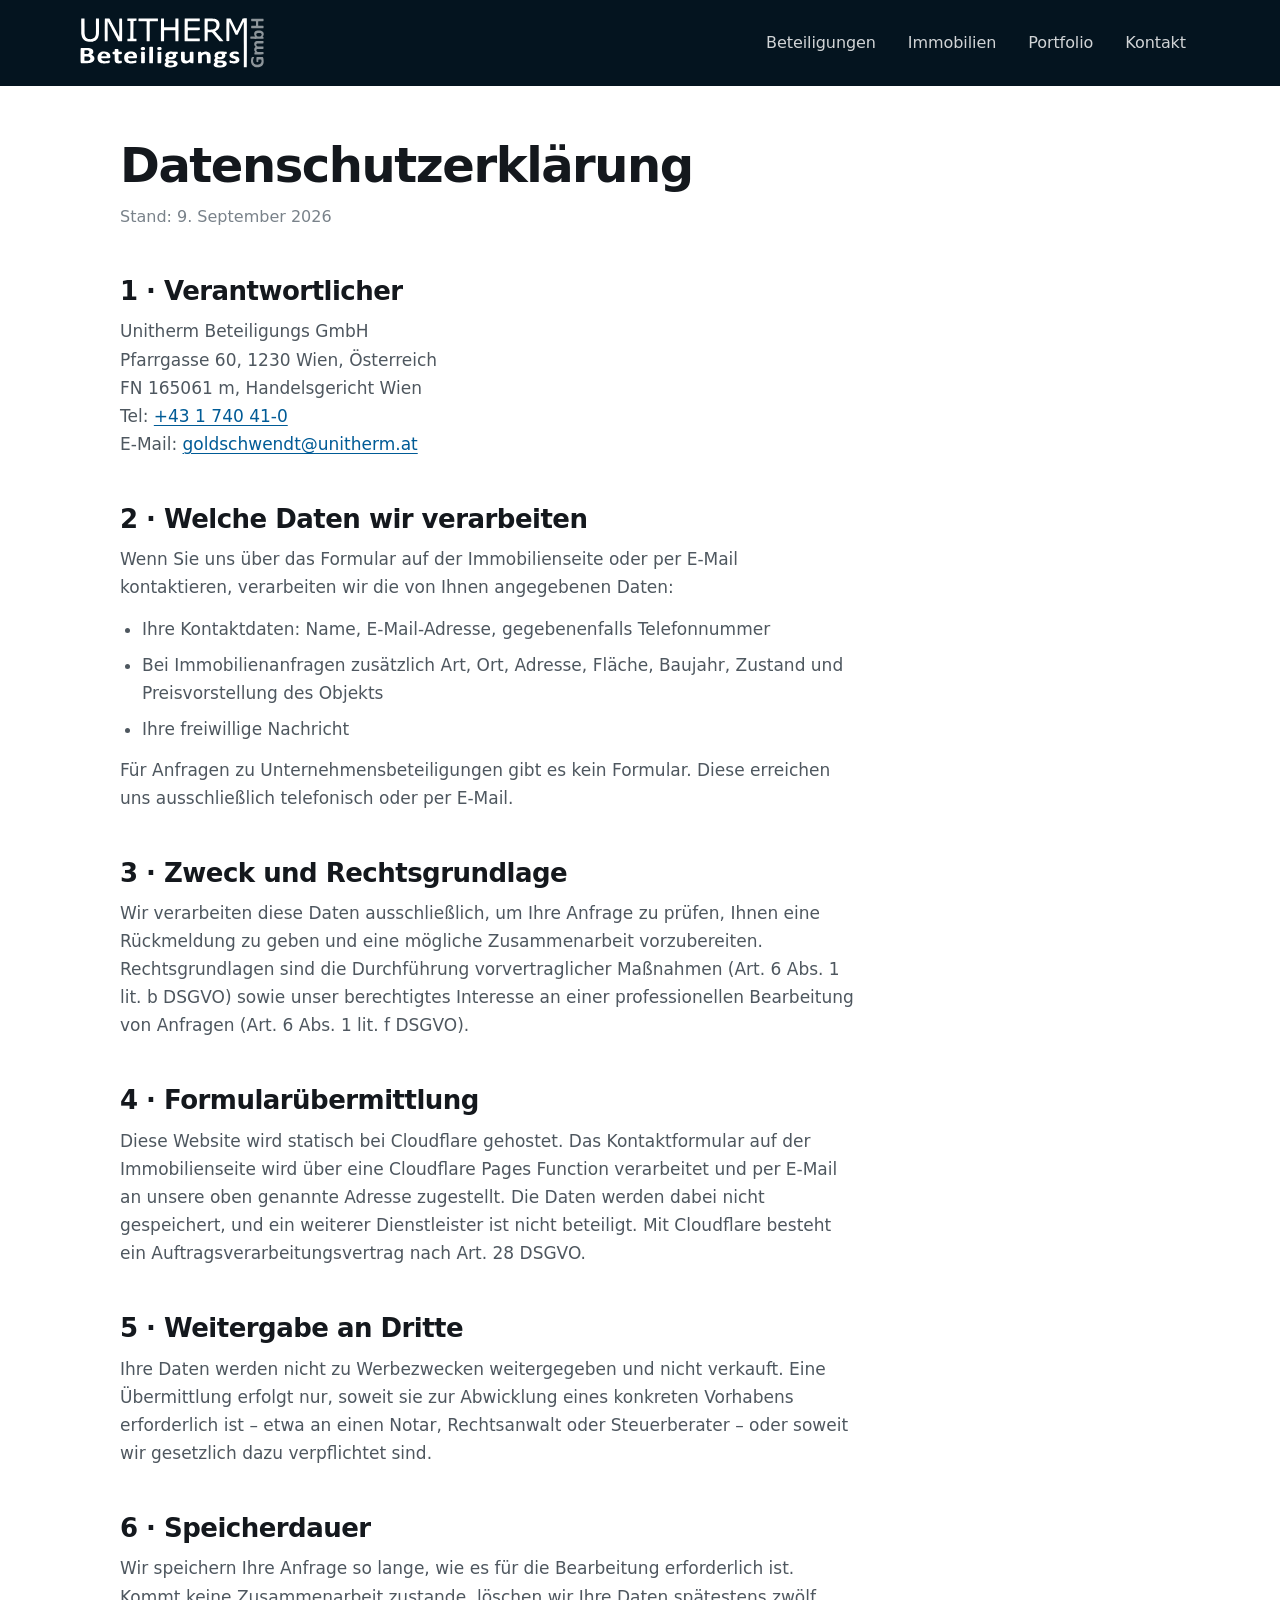
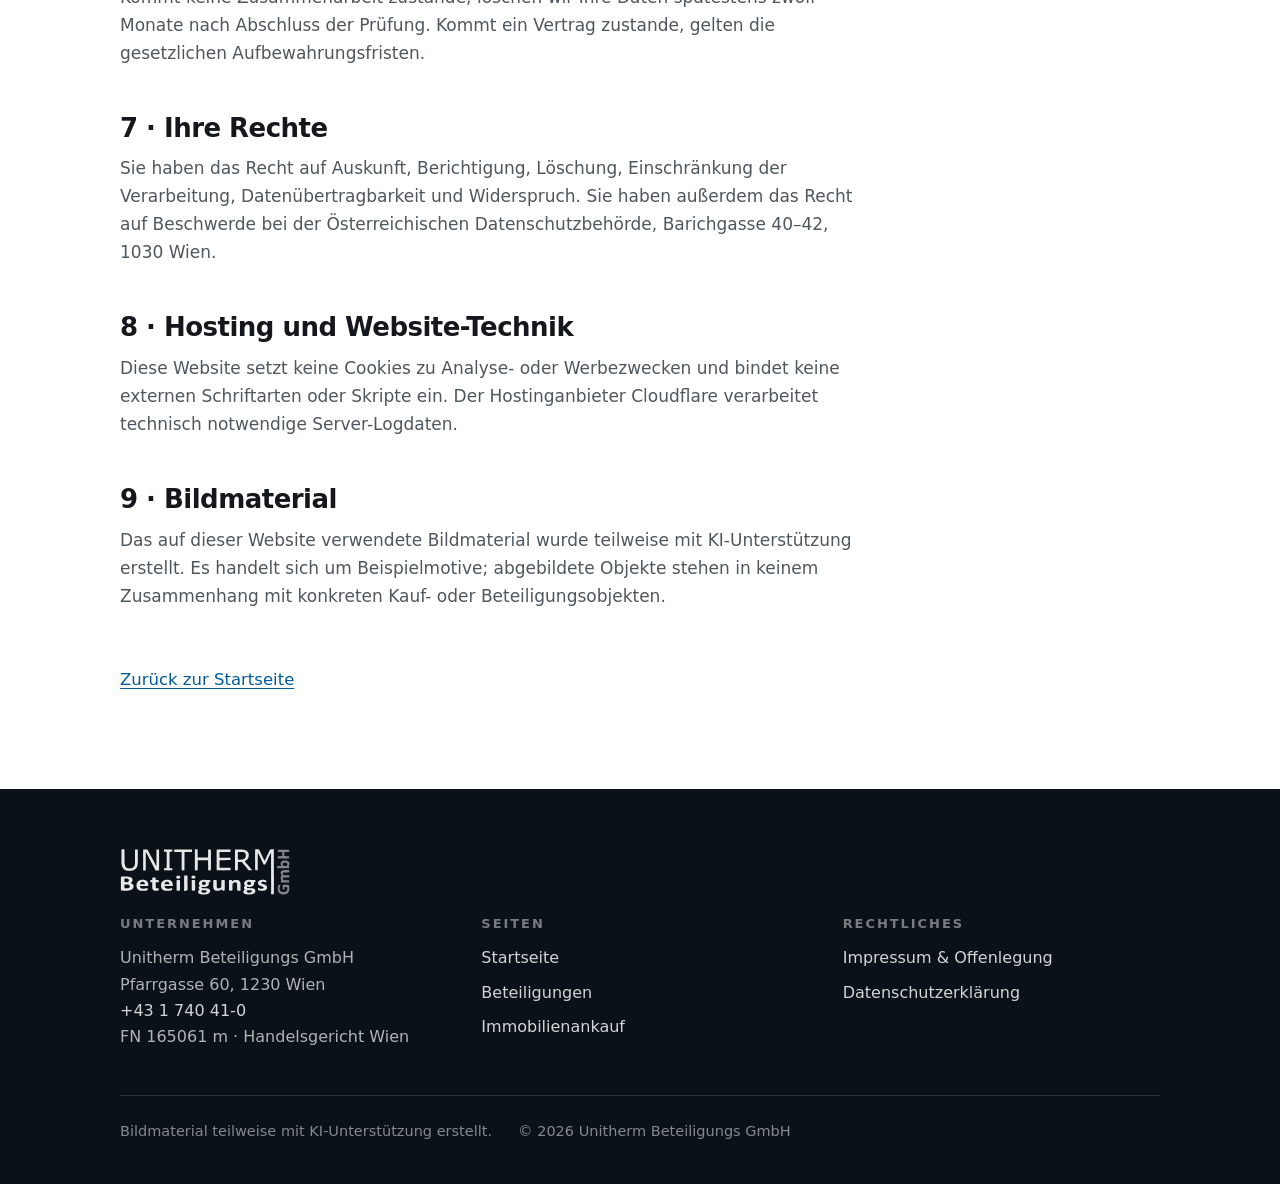
<file: datenschutz.html>
<!doctype html>
<html lang="de-AT">
<head>
<meta charset="utf-8">
<meta name="viewport" content="width=device-width,initial-scale=1">
<title>Datenschutzerklärung – Unitherm Beteiligungs GmbH</title>
<meta name="description" content="Datenschutzerklärung der Unitherm Beteiligungs GmbH nach Art. 13 und 14 DSGVO.">
<meta name="robots" content="index,follow">
<meta name="theme-color" content="#04141f">
<link rel="canonical" href="https://unitherm-beteiligung.at/datenschutz">
<link rel="icon" href="assets/favicon.ico" sizes="32x32">
<link rel="icon" href="assets/favicon.svg" type="image/svg+xml">
<link rel="apple-touch-icon" href="assets/apple-touch-icon.png">
<link rel="manifest" href="site.webmanifest">
<link rel="stylesheet" href="assets/style.css">
</head>
<body>
<a class="skip" href="#main">Zum Inhalt springen</a>

<header class="site-header">
  <div class="wrap bar">
    <a class="brand" href="/" aria-label="Unitherm Beteiligungs GmbH – Startseite">
      <img src="assets/logo-weiss.svg" alt="Unitherm Beteiligungs GmbH" width="184" height="50">
    </a>
    <nav class="nav" aria-label="Hauptnavigation">
      <a href="/beteiligungen">Beteiligungen</a>
      <a href="/immobilien">Immobilien</a>
      <a href="/#portfolio">Portfolio</a>
      <a href="/#kontakt">Kontakt</a>
    </nav>
  </div>
</header>

<main id="main" class="legal">
  <div class="wrap">
    <h1>Datenschutz­erklärung</h1>
    <p class="stand">Stand: 9. September 2026</p>

    <h2>1 · Verantwortlicher</h2>
    <p>
      Unitherm Beteiligungs GmbH<br>
      Pfarrgasse 60, 1230 Wien, Österreich<br>
      FN 165061 m, Handelsgericht Wien<br>
      Tel: <a href="tel:+4317404110">+43 1 740 41-0</a><br>
      E-Mail: <a href="mailto:goldschwendt@unitherm.at">goldschwendt@unitherm.at</a>
    </p>

    <h2>2 · Welche Daten wir verarbeiten</h2>
    <p>Wenn Sie uns über das Formular auf der Immobilienseite oder per E-Mail kontaktieren, verarbeiten wir die von Ihnen angegebenen Daten:</p>
    <ul>
      <li>Ihre Kontaktdaten: Name, E-Mail-Adresse, gegebenenfalls Telefonnummer</li>
      <li>Bei Immobilienanfragen zusätzlich Art, Ort, Adresse, Fläche, Baujahr, Zustand und Preis­vorstellung des Objekts</li>
      <li>Ihre freiwillige Nachricht</li>
    </ul>
    <p>Für Anfragen zu Unternehmens­beteiligungen gibt es kein Formular. Diese erreichen uns ausschließlich telefonisch oder per E-Mail.</p>

    <h2>3 · Zweck und Rechtsgrundlage</h2>
    <p>Wir verarbeiten diese Daten ausschließlich, um Ihre Anfrage zu prüfen, Ihnen eine Rückmeldung zu geben und eine mögliche Zusammenarbeit vorzubereiten. Rechtsgrundlagen sind die Durchführung vorvertraglicher Maßnahmen (Art. 6 Abs. 1 lit. b DSGVO) sowie unser berechtigtes Interesse an einer professionellen Bearbeitung von Anfragen (Art. 6 Abs. 1 lit. f DSGVO).</p>

    <h2>4 · Formularübermittlung</h2>
    <p>Diese Website wird statisch bei Cloudflare gehostet. Das Kontaktformular auf der Immobilienseite wird über eine Cloudflare Pages Function verarbeitet und per E-Mail an unsere oben genannte Adresse zugestellt. Die Daten werden dabei nicht gespeichert, und ein weiterer Dienstleister ist nicht beteiligt. Mit Cloudflare besteht ein Auftragsverarbeitungsvertrag nach Art. 28 DSGVO.</p>

    <h2>5 · Weitergabe an Dritte</h2>
    <p>Ihre Daten werden nicht zu Werbezwecken weitergegeben und nicht verkauft. Eine Übermittlung erfolgt nur, soweit sie zur Abwicklung eines konkreten Vorhabens erforderlich ist – etwa an einen Notar, Rechtsanwalt oder Steuerberater – oder soweit wir gesetzlich dazu verpflichtet sind.</p>

    <h2>6 · Speicherdauer</h2>
    <p>Wir speichern Ihre Anfrage so lange, wie es für die Bearbeitung erforderlich ist. Kommt keine Zusammenarbeit zustande, löschen wir Ihre Daten spätestens zwölf Monate nach Abschluss der Prüfung. Kommt ein Vertrag zustande, gelten die gesetzlichen Aufbewahrungsfristen.</p>

    <h2>7 · Ihre Rechte</h2>
    <p>Sie haben das Recht auf Auskunft, Berichtigung, Löschung, Einschränkung der Verarbeitung, Datenübertragbarkeit und Widerspruch. Sie haben außerdem das Recht auf Beschwerde bei der Österreichischen Datenschutzbehörde, Barichgasse 40–42, 1030 Wien.</p>

    <h2>8 · Hosting und Website-Technik</h2>
    <p>Diese Website setzt keine Cookies zu Analyse- oder Werbezwecken und bindet keine externen Schriftarten oder Skripte ein. Der Hostinganbieter Cloudflare verarbeitet technisch notwendige Server-Logdaten.</p>

    <h2>9 · Bildmaterial</h2>
    <p>Das auf dieser Website verwendete Bildmaterial wurde teilweise mit KI-Unterstützung erstellt. Es handelt sich um Beispielmotive; abgebildete Objekte stehen in keinem Zusammenhang mit konkreten Kauf- oder Beteiligungsobjekten.</p>

    <p><a class="back" href="/">Zurück zur Startseite</a></p>
  </div>
</main>

<footer class="site-footer">
  <div class="wrap">
    <div class="logo-f">
      <img src="assets/logo-weiss.svg" alt="Unitherm Beteiligungs GmbH" width="170" height="46">
    </div>
    <div class="cols">
      <div>
        <h3>Unternehmen</h3>
        <p style="color:rgba(255,255,255,.68)">
          Unitherm Beteiligungs GmbH<br>
          Pfarrgasse 60, 1230 Wien<br>
          <a href="tel:+4317404110">+43 1 740 41-0</a><br>
          FN 165061 m · Handelsgericht Wien
        </p>
      </div>
      <div>
        <h3>Seiten</h3>
        <ul>
          <li><a href="/">Startseite</a></li>
          <li><a href="/beteiligungen">Beteiligungen</a></li>
          <li><a href="/immobilien">Immobilienankauf</a></li>
        </ul>
      </div>
      <div>
        <h3>Rechtliches</h3>
        <ul>
          <li><a href="/impressum">Impressum &amp; Offenlegung</a></li>
          <li><a href="/datenschutz">Datenschutz­erklärung</a></li>
        </ul>
      </div>
    </div>
    <div class="base">
      <span>Bildmaterial teilweise mit KI-Unterstützung erstellt.</span>
      <span>© <span id="jahr">2026</span> Unitherm Beteiligungs GmbH</span>
    </div>
  </div>
</footer>

<script>document.getElementById('jahr').textContent=new Date().getFullYear();</script>
</body>
</html>
</file>
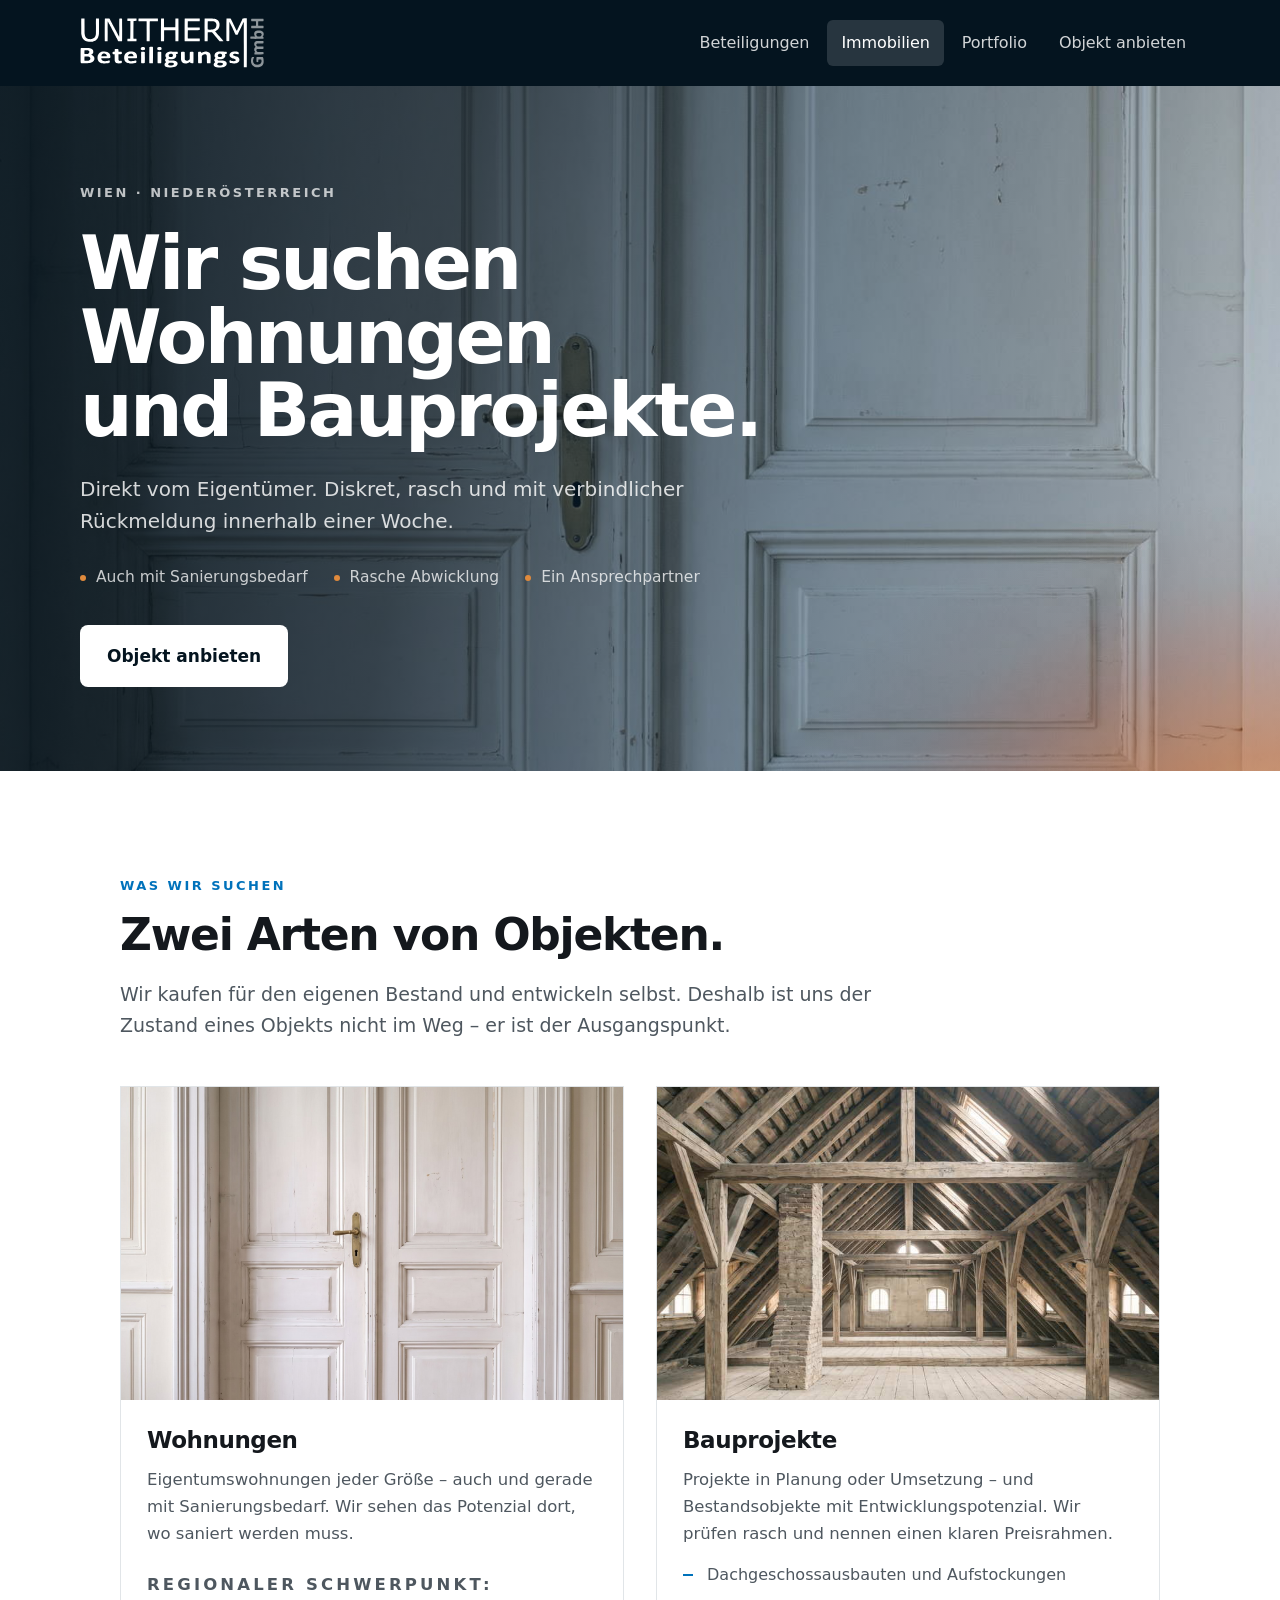
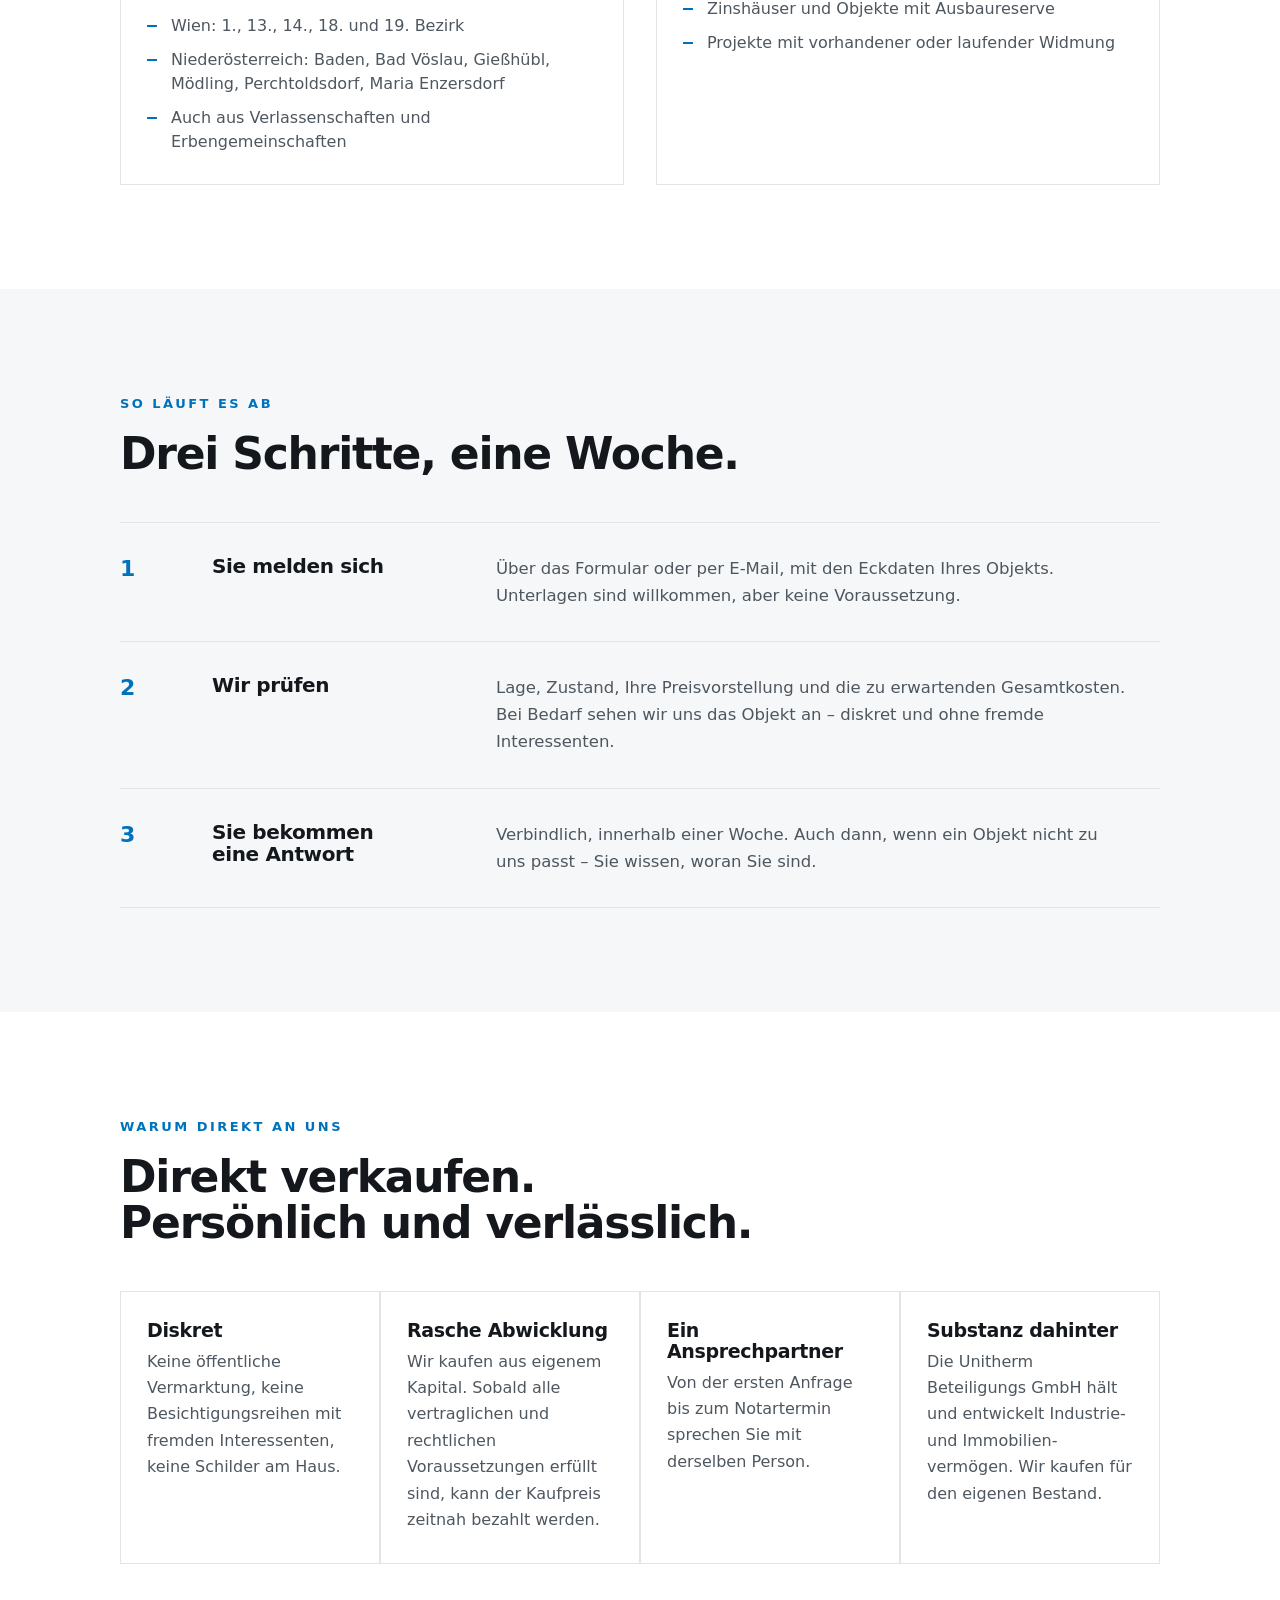
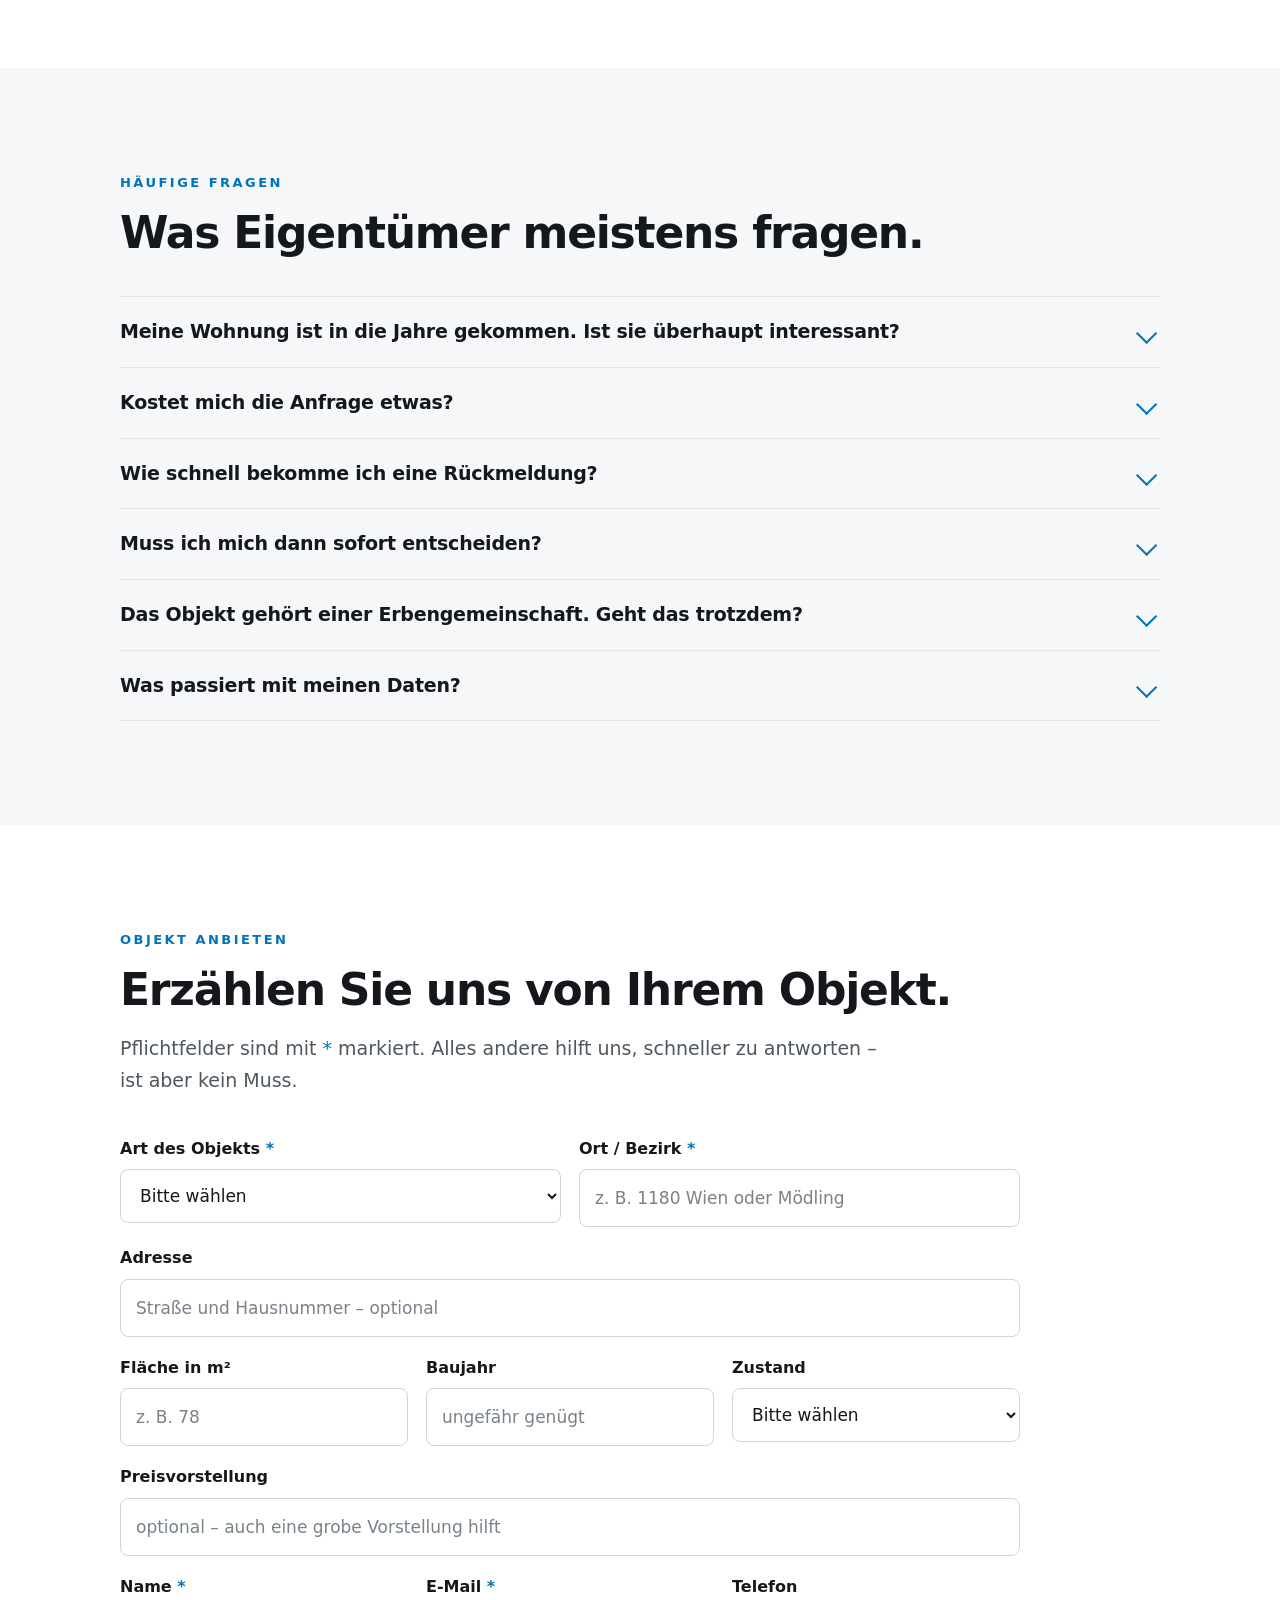
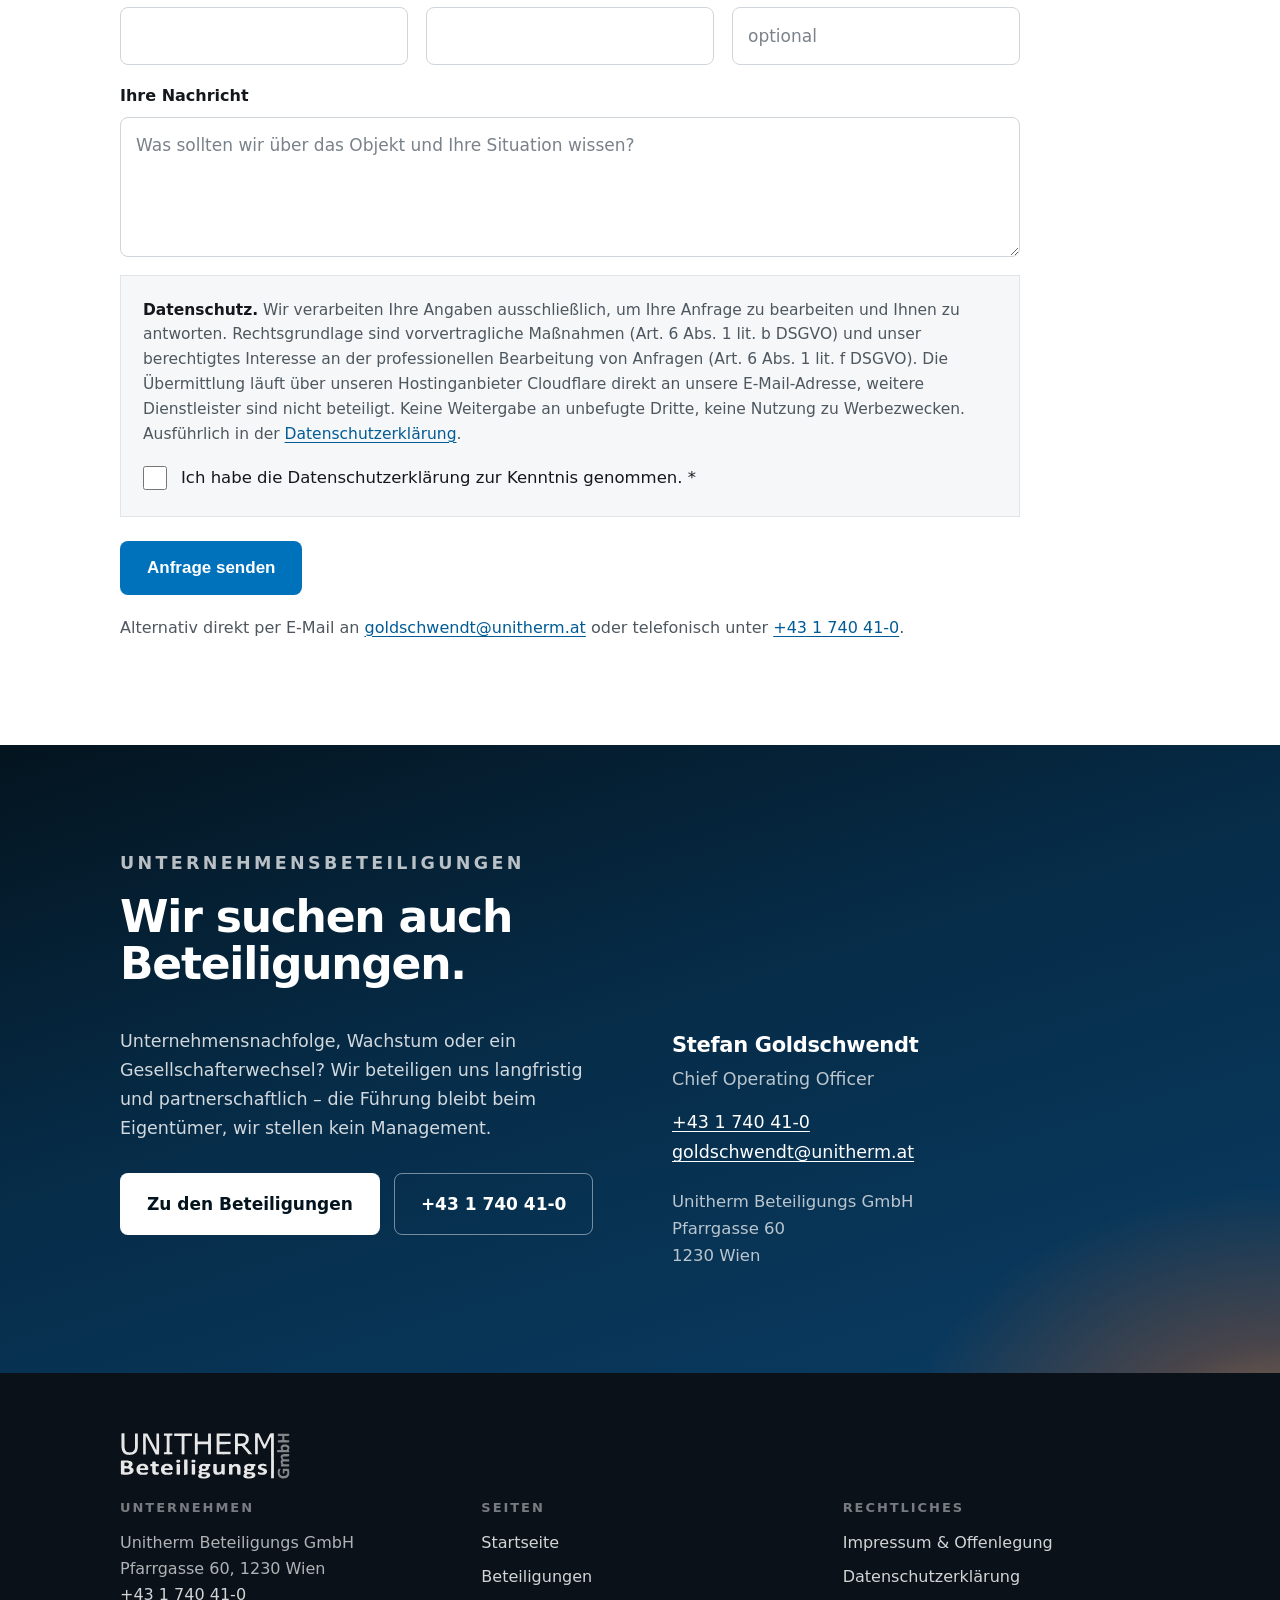
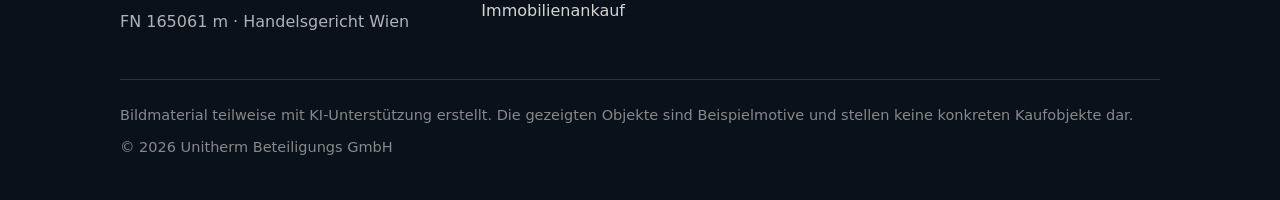
<file: immobilien.html>
<!doctype html>
<html lang="de-AT">
<head>
<meta charset="utf-8">
<meta name="viewport" content="width=device-width,initial-scale=1">
<title>Wohnungen &amp; Bauprojekte gesucht – Unitherm Beteiligungs GmbH</title>
<meta name="description" content="Wir kaufen Wohnungen und Bauprojekte in Wien und im südlichen Niederösterreich – auch mit Sanierungsbedarf. Direkt vom Eigentümer, diskret, Rückmeldung innerhalb einer Woche.">
<meta name="robots" content="index,follow">
<meta name="theme-color" content="#04141f">
<meta property="og:type" content="website">
<meta property="og:locale" content="de_AT">
<meta property="og:site_name" content="Unitherm Beteiligungs GmbH">
<meta property="og:title" content="Wir suchen Wohnungen und Bauprojekte">
<meta property="og:description" content="Direkt vom Eigentümer. Diskret. Rückmeldung innerhalb einer Woche.">
<meta property="og:image" content="https://unitherm-beteiligung.at/img/hero.jpg">
<link rel="canonical" href="https://unitherm-beteiligung.at/immobilien">
<link rel="icon" href="assets/favicon.ico" sizes="32x32">
<link rel="icon" href="assets/favicon.svg" type="image/svg+xml">
<link rel="apple-touch-icon" href="assets/apple-touch-icon.png">
<link rel="manifest" href="site.webmanifest">
<link rel="stylesheet" href="assets/style.css">
</head>
<body>
<a class="skip" href="#main">Zum Inhalt springen</a>

<header class="site-header">
  <div class="wrap bar">
    <a class="brand" href="/" aria-label="Unitherm Beteiligungs GmbH – Startseite">
      <img src="assets/logo-weiss.svg" alt="Unitherm Beteiligungs GmbH" width="184" height="50">
    </a>
    <nav class="nav" aria-label="Hauptnavigation">
      <a href="/beteiligungen">Beteiligungen</a>
      <a href="/immobilien" aria-current="page">Immobilien</a>
      <a href="/#portfolio">Portfolio</a>
      <a href="#anbieten">Objekt anbieten</a>
    </nav>
  </div>
</header>

<main id="main">

  <!-- ===== Hero ===== -->
  <section class="hero photo" style="padding:0">
    <div class="shot" aria-hidden="true"><img src="img/hero.jpg" alt="" width="1600" height="900"></div>
    <div class="scrim" aria-hidden="true"></div>
    <div class="ember" aria-hidden="true"></div>
    <div class="wrap hero-in">
      <p class="eyebrow">Wien · Niederösterreich</p>
      <h1>Wir suchen Wohnungen<em>und Bauprojekte.</em></h1>
      <p class="sub">Direkt vom Eigentümer. Diskret, rasch und mit verbindlicher Rückmeldung innerhalb einer Woche.</p>
      <div class="traits">
        <span>Auch mit Sanierungs­bedarf</span>
        <span>Rasche Abwicklung</span>
        <span>Ein Ansprechpartner</span>
      </div>
      <div style="margin-top:34px">
        <a class="btn btn-light" href="#anbieten">Objekt anbieten</a>
      </div>
    </div>
  </section>

  <!-- ===== Was wir suchen ===== -->
  <section id="suchen">
    <div class="wrap">
      <p class="eyebrow">Was wir suchen</p>
      <h2 class="sec-head" style="margin-top:16px">Zwei Arten von Objekten.</h2>
      <p class="sec-intro">Wir kaufen für den eigenen Bestand und entwickeln selbst. Deshalb ist uns der Zustand eines Objekts nicht im Weg – er ist der Ausgangspunkt.</p>

      <div class="cards">
        <article class="card">
          <figure><img src="img/fluegeltuer.jpg" alt="Weiße Flügeltür in einer Wiener Altbauimmobilie" loading="lazy" width="800" height="500"></figure>
          <div class="body">
            <h3>Wohnungen</h3>
            <p>Eigentumswohnungen jeder Größe – auch und gerade mit Sanierungs­bedarf. Wir sehen das Potenzial dort, wo saniert werden muss.</p>
            <p class="eyebrow" style="margin-top:12px">Regionaler Schwerpunkt:</p>
            <ul>
              <li>Wien: 1., 13., 14., 18. und 19. Bezirk</li>
              <li>Niederösterreich: Baden, Bad Vöslau, Gießhübl, Mödling, Perchtoldsdorf, Maria Enzersdorf</li>
              <li>Auch aus Verlassenschaften und Erbengemeinschaften</li>
            </ul>
          </div>
        </article>
        <article class="card">
          <figure><img src="img/bauprojekte.jpg" alt="Leerer Wiener Dachboden mit historischem Dachstuhl" loading="lazy" width="800" height="500"></figure>
          <div class="body">
            <h3>Bauprojekte</h3>
            <p>Projekte in Planung oder Umsetzung – und Bestandsobjekte mit Entwicklungs­potenzial. Wir prüfen rasch und nennen einen klaren Preisrahmen.</p>
            <ul>
              <li>Dachgeschoss­ausbauten und Aufstockungen</li>
              <li>Zinshäuser und Objekte mit Ausbaureserve</li>
              <li>Projekte mit vorhandener oder laufender Widmung</li>
            </ul>
          </div>
        </article>
      </div>
    </div>
  </section>

  <!-- ===== Ablauf ===== -->
  <section id="ablauf" class="sec-soft">
    <div class="wrap">
      <p class="eyebrow">So läuft es ab</p>
      <h2 class="sec-head" style="margin-top:16px">Drei Schritte, eine Woche.</h2>
      <div class="steps">
        <article>
          <div><h3>Sie melden sich</h3></div>
          <div><p>Über das Formular oder per E-Mail, mit den Eckdaten Ihres Objekts. Unterlagen sind willkommen, aber keine Voraussetzung.</p></div>
        </article>
        <article>
          <div><h3>Wir prüfen</h3></div>
          <div><p>Lage, Zustand, Ihre Preis­vorstellung und die zu erwartenden Gesamtkosten. Bei Bedarf sehen wir uns das Objekt an – diskret und ohne fremde Interessenten.</p></div>
        </article>
        <article>
          <div><h3>Sie bekommen eine Antwort</h3></div>
          <div><p>Verbindlich, innerhalb einer Woche. Auch dann, wenn ein Objekt nicht zu uns passt – Sie wissen, woran Sie sind.</p></div>
        </article>
      </div>
    </div>
  </section>

  <!-- ===== Warum direkt ===== -->
  <section id="warum">
    <div class="wrap">
      <p class="eyebrow">Warum direkt an uns</p>
      <h2 class="sec-head" style="margin-top:16px">Direkt verkaufen. Persönlich und verlässlich.</h2>
      <div class="args">
        <div>
          <h3>Diskret</h3>
          <p>Keine öffentliche Vermarktung, keine Besichtigungs­reihen mit fremden Interessenten, keine Schilder am Haus.</p>
        </div>
        <div>
          <h3>Rasche Abwicklung</h3>
          <p>Wir kaufen aus eigenem Kapital. Sobald alle vertraglichen und rechtlichen Voraussetzungen erfüllt sind, kann der Kaufpreis zeitnah bezahlt werden.</p>
        </div>
        <div>
          <h3>Ein Ansprechpartner</h3>
          <p>Von der ersten Anfrage bis zum Notartermin sprechen Sie mit derselben Person.</p>
        </div>
        <div>
          <h3>Substanz dahinter</h3>
          <p>Die Unitherm Beteiligungs GmbH hält und entwickelt Industrie- und Immobilien­vermögen. Wir kaufen für den eigenen Bestand.</p>
        </div>
      </div>
    </div>
  </section>

  <!-- ===== Häufige Fragen ===== -->
  <section id="fragen" class="sec-soft">
    <div class="wrap">
      <p class="eyebrow">Häufige Fragen</p>
      <h2 class="sec-head" style="margin-top:16px">Was Eigentümer meistens fragen.</h2>
      <div class="faq">
        <details>
          <summary>Meine Wohnung ist in die Jahre gekommen. Ist sie überhaupt interessant?</summary>
          <p>Ja – genau danach suchen wir. Sanierung ist unser Geschäft, nicht Ihr Problem. Sie müssen vor dem Verkauf nichts herrichten, ausmalen oder entrümpeln.</p>
        </details>
        <details>
          <summary>Kostet mich die Anfrage etwas?</summary>
          <p>Nein. Die Anfrage und unsere Prüfung sind für Sie kostenlos.</p>
        </details>
        <details>
          <summary>Wie schnell bekomme ich eine Rückmeldung?</summary>
          <p>Innerhalb einer Woche – verbindlich. Bei einfachen Fällen meist deutlich früher.</p>
        </details>
        <details>
          <summary>Muss ich mich dann sofort entscheiden?</summary>
          <p>Nein. Unsere Rückmeldung ist ein Angebot, kein Termindruck. Sie entscheiden in Ihrem Tempo.</p>
        </details>
        <details>
          <summary>Das Objekt gehört einer Erbengemeinschaft. Geht das trotzdem?</summary>
          <p>Ja, das ist häufig. Wir sind es gewohnt, mit mehreren Eigentümern und mit Verlassenschafts­verfahren zu arbeiten, und richten uns nach Ihrem Zeitplan.</p>
        </details>
        <details>
          <summary>Was passiert mit meinen Daten?</summary>
          <p>Ihre Angaben verwenden wir ausschließlich zur Prüfung Ihres Objekts und zur Kontaktaufnahme. Keine Weitergabe an Dritte, keine Werbung. Auf Wunsch löschen wir Ihre Daten jederzeit. Ausführlich in der <a href="/datenschutz">Datenschutz­erklärung</a>.</p>
        </details>
      </div>
    </div>
  </section>

  <!-- ===== Formular ===== -->
  <section id="anbieten">
    <div class="wrap">
      <p class="eyebrow">Objekt anbieten</p>
      <h2 class="sec-head" style="margin-top:16px">Erzählen Sie uns von Ihrem Objekt.</h2>
      <p class="sec-intro">Pflichtfelder sind mit <span style="color:var(--ci)">*</span> markiert. Alles andere hilft uns, schneller zu antworten – ist aber kein Muss.</p>

      <form class="formbox" id="objektform" novalidate>
        <div class="hp" aria-hidden="true">
          <label for="website">Bitte nicht ausfüllen</label>
          <input id="website" name="website" tabindex="-1" autocomplete="off">
        </div>

        <div class="frow two">
          <div class="field">
            <label for="art">Art des Objekts <span class="req">*</span></label>
            <select id="art" name="Objektart" required>
              <option value="">Bitte wählen</option>
              <option>Eigentumswohnung</option>
              <option>Bauprojekt</option>
              <option>Bestandsobjekt mit Entwicklungs­potenzial</option>
              <option>Sonstiges</option>
            </select>
          </div>
          <div class="field">
            <label for="ort">Ort / Bezirk <span class="req">*</span></label>
            <input id="ort" name="Ort" required placeholder="z. B. 1180 Wien oder Mödling">
          </div>
        </div>

        <div class="field">
          <label for="adresse">Adresse</label>
          <input id="adresse" name="Adresse" placeholder="Straße und Hausnummer – optional">
        </div>

        <div class="frow three">
          <div class="field">
            <label for="flaeche">Fläche in m²</label>
            <input id="flaeche" name="Flaeche" inputmode="numeric" placeholder="z. B. 78">
          </div>
          <div class="field">
            <label for="baujahr">Baujahr</label>
            <input id="baujahr" name="Baujahr" inputmode="numeric" placeholder="ungefähr genügt">
          </div>
          <div class="field">
            <label for="zustand">Zustand</label>
            <select id="zustand" name="Zustand">
              <option value="">Bitte wählen</option>
              <option>Bezugsfertig</option>
              <option>Renovierungsbedürftig</option>
              <option>Sanierungsbedürftig</option>
              <option>Weiß ich nicht genau</option>
            </select>
          </div>
        </div>

        <div class="field">
          <label for="preis">Preis­vorstellung</label>
          <input id="preis" name="Preisvorstellung" placeholder="optional – auch eine grobe Vorstellung hilft">
        </div>

        <div class="frow three">
          <div class="field">
            <label for="name">Name <span class="req">*</span></label>
            <input id="name" name="Name" required autocomplete="name">
          </div>
          <div class="field">
            <label for="mail">E-Mail <span class="req">*</span></label>
            <input id="mail" type="email" name="EMail" required autocomplete="email">
          </div>
          <div class="field">
            <label for="tel">Telefon</label>
            <input id="tel" name="Telefon" placeholder="optional" autocomplete="tel">
          </div>
        </div>

        <div class="field">
          <label for="text">Ihre Nachricht</label>
          <textarea id="text" name="Nachricht" placeholder="Was sollten wir über das Objekt und Ihre Situation wissen?"></textarea>
        </div>

        <div class="dsgvo">
          <p><strong style="color:var(--ink)">Datenschutz.</strong> Wir verarbeiten Ihre Angaben ausschließlich, um Ihre Anfrage zu bearbeiten und Ihnen zu antworten. Rechtsgrundlage sind vorvertragliche Maßnahmen (Art. 6 Abs. 1 lit. b DSGVO) und unser berechtigtes Interesse an der professionellen Bearbeitung von Anfragen (Art. 6 Abs. 1 lit. f DSGVO). Die Übermittlung läuft über unseren Hostinganbieter Cloudflare direkt an unsere E-Mail-Adresse, weitere Dienstleister sind nicht beteiligt. Keine Weitergabe an unbefugte Dritte, keine Nutzung zu Werbezwecken. Ausführlich in der <a href="/datenschutz">Datenschutz­erklärung</a>.</p>
          <label class="check" for="dsgvo">
            <input type="checkbox" id="dsgvo" required>
            <span>Ich habe die Datenschutz­erklärung zur Kenntnis genommen. <span class="req">*</span></span>
          </label>
        </div>

        <div style="margin-top:24px">
          <button class="btn btn-primary" type="submit">Anfrage senden</button>
        </div>
        <p class="formnote" id="hinweis">Alternativ direkt per E-Mail an <a href="mailto:goldschwendt@unitherm.at">goldschwendt@unitherm.at</a> oder telefonisch unter <a href="tel:+4317404110">+43 1 740 41-0</a>.</p>
      </form>
    </div>
  </section>

  <!-- ===== Beteiligungen ===== -->
  <section id="beteiligungen" class="contact">
    <div class="ember" aria-hidden="true"></div>
    <div class="wrap in">
      <p class="eyebrow" style="color:rgba(255,255,255,.72)">Unternehmens­beteiligungen</p>
      <h2 style="margin-top:16px">Wir suchen auch Beteiligungen.</h2>
      <div class="cols">
        <div>
          <p>Unternehmensnachfolge, Wachstum oder ein Gesellschafterwechsel? Wir beteiligen uns langfristig und partnerschaftlich – die Führung bleibt beim Eigentümer, wir stellen kein Management.</p>
          <div class="btnrow">
            <a class="btn btn-light" href="/beteiligungen">Zu den Beteiligungen</a>
            <a class="btn btn-ghost" href="tel:+4317404110">+43 1 740 41-0</a>
          </div>
        </div>
        <div class="vcard">
          <div class="nm">Stefan Goldschwendt</div>
          <div class="role">Chief Operating Officer</div>
          <div><a href="tel:+4317404110">+43 1 740 41-0</a></div>
          <div><a href="mailto:goldschwendt@unitherm.at">goldschwendt@unitherm.at</a></div>
          <div class="adr">
            Unitherm Beteiligungs GmbH<br>
            Pfarrgasse 60<br>
            1230 Wien
          </div>
        </div>
      </div>
    </div>
  </section>

</main>

<footer class="site-footer">
  <div class="wrap">
    <div class="logo-f">
      <img src="assets/logo-weiss.svg" alt="Unitherm Beteiligungs GmbH" width="170" height="46">
    </div>
    <div class="cols">
      <div>
        <h3>Unternehmen</h3>
        <p style="color:rgba(255,255,255,.68)">
          Unitherm Beteiligungs GmbH<br>
          Pfarrgasse 60, 1230 Wien<br>
          <a href="tel:+4317404110">+43 1 740 41-0</a><br>
          FN 165061 m · Handelsgericht Wien
        </p>
      </div>
      <div>
        <h3>Seiten</h3>
        <ul>
          <li><a href="/">Startseite</a></li>
          <li><a href="/beteiligungen">Beteiligungen</a></li>
          <li><a href="/immobilien">Immobilienankauf</a></li>
        </ul>
      </div>
      <div>
        <h3>Rechtliches</h3>
        <ul>
          <li><a href="/impressum">Impressum &amp; Offenlegung</a></li>
          <li><a href="/datenschutz">Datenschutz­erklärung</a></li>
        </ul>
      </div>
    </div>
    <div class="base">
      <span>Bildmaterial teilweise mit KI-Unterstützung erstellt. Die gezeigten Objekte sind Beispielmotive und stellen keine konkreten Kaufobjekte dar.</span>
      <span>© <span id="jahr">2026</span> Unitherm Beteiligungs GmbH</span>
    </div>
  </div>
</footer>

<script>
document.getElementById('jahr').textContent = new Date().getFullYear();

(function () {
  var ENDPOINT = "/api/kontakt";
  var MAILTO = "goldschwendt@unitherm.at";
  var f = document.getElementById('objektform');
  var hint = document.getElementById('hinweis');
  var btn = f.querySelector('button[type=submit]');
  var standard = hint.innerHTML;

  function fallback(o) {
    var zeilen = Object.keys(o).map(function (k) { return k + ': ' + o[k]; }).join('\n');
    var betreff = 'Objektanfrage: ' + (o.Objektart || '') + (o.Ort ? ' in ' + o.Ort : '');
    location.href = 'mailto:' + MAILTO
      + '?subject=' + encodeURIComponent(betreff)
      + '&body=' + encodeURIComponent(zeilen);
  }

  f.addEventListener('submit', function (e) {
    e.preventDefault();
    if (!f.checkValidity()) { f.reportValidity(); return; }

    var fd = new FormData(f), o = {};
    fd.forEach(function (v, k) { if (String(v).trim()) o[k] = v; });
    delete o.website;

    btn.disabled = true;
    hint.className = 'formnote';
    hint.textContent = 'Wird gesendet …';

    fetch(ENDPOINT, {
      method: 'POST',
      headers: { 'Content-Type': 'application/json', 'Accept': 'application/json' },
      body: JSON.stringify(o)
    })
      .then(function (r) { if (!r.ok) throw new Error('nicht zugestellt'); return r.json(); })
      .then(function () {
        f.reset();
        btn.disabled = false;
        hint.className = 'formnote ok';
        hint.textContent = 'Danke – Ihre Anfrage ist eingelangt. Sie hören innerhalb einer Woche von uns.';
      })
      .catch(function () {
        btn.disabled = false;
        hint.className = 'formnote err';
        hint.innerHTML = 'Der Versand hat nicht funktioniert. Wir öffnen Ihnen eine vorbereitete E-Mail – oder rufen Sie uns an: <a href="tel:+4317404110">+43 1 740 41-0</a>.';
        setTimeout(function () { fallback(o); }, 900);
      });
  });
})();
</script>
</body>
</html>
</file>
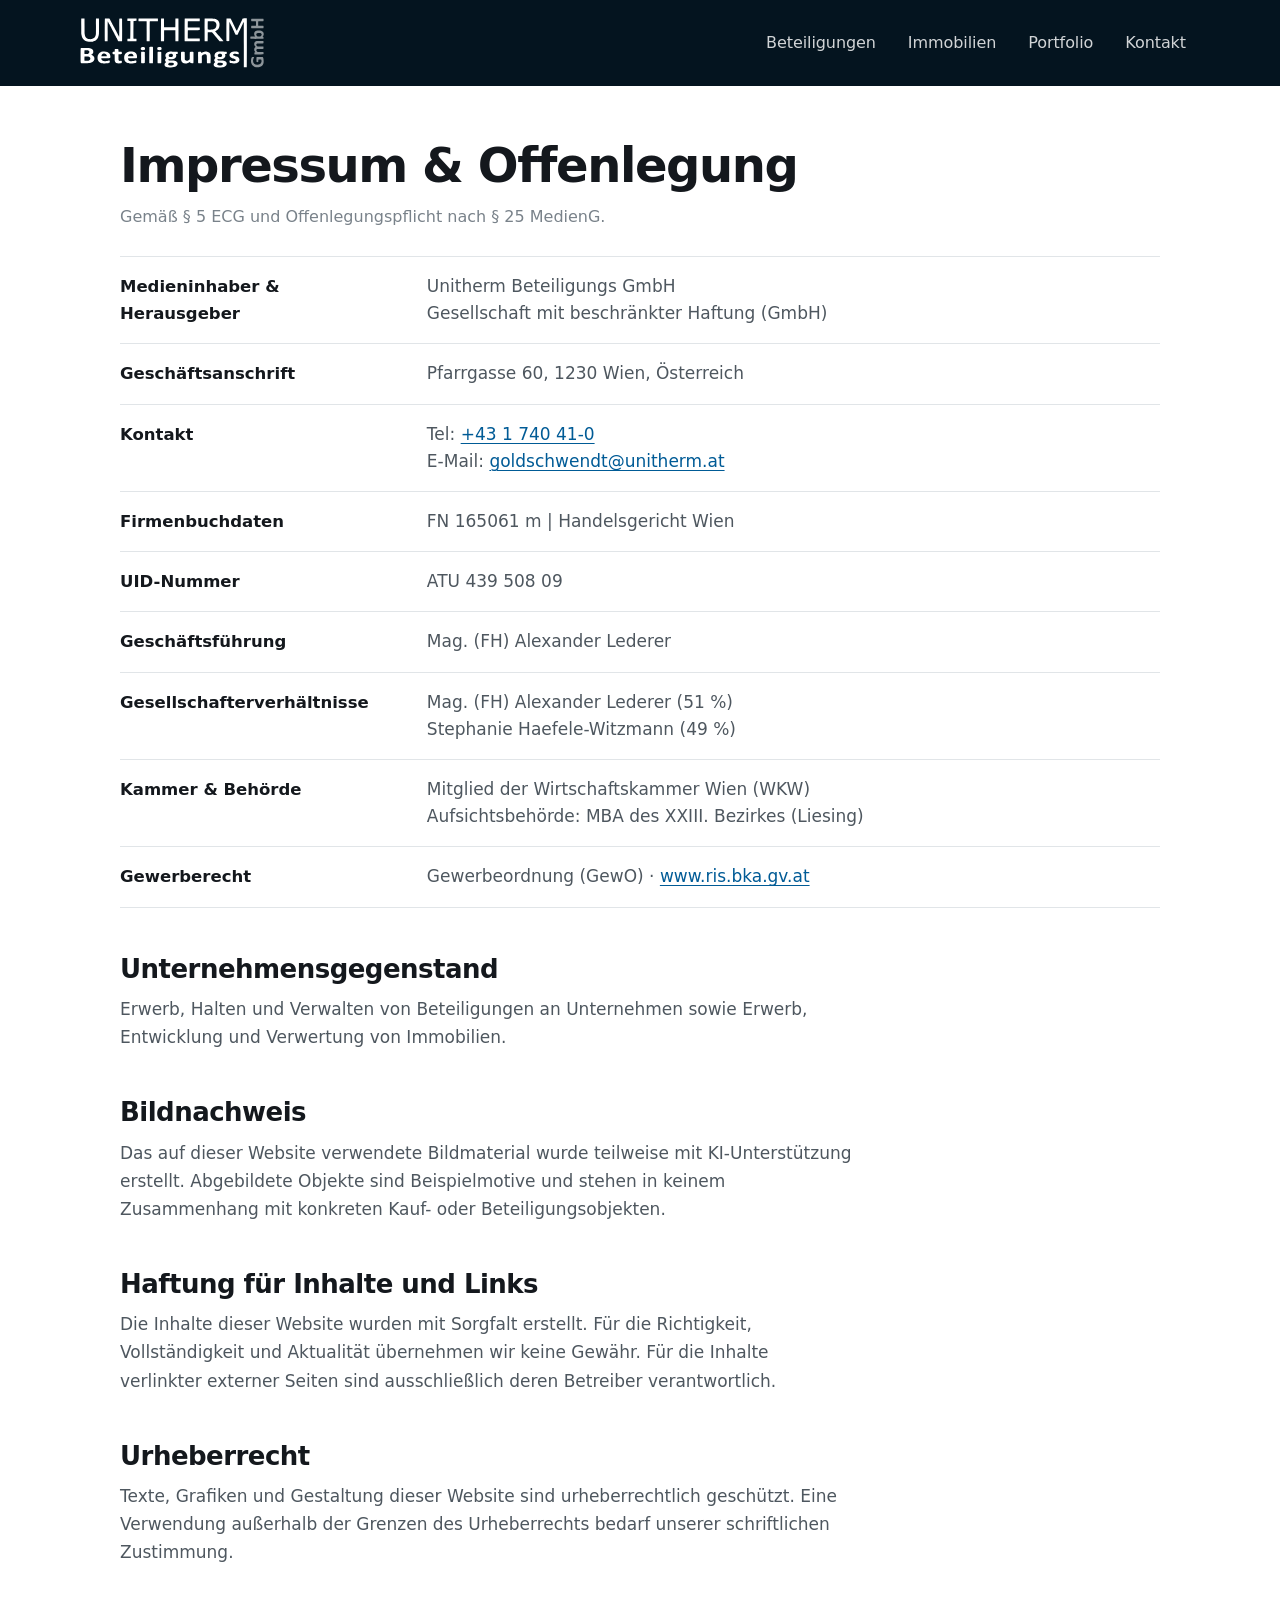
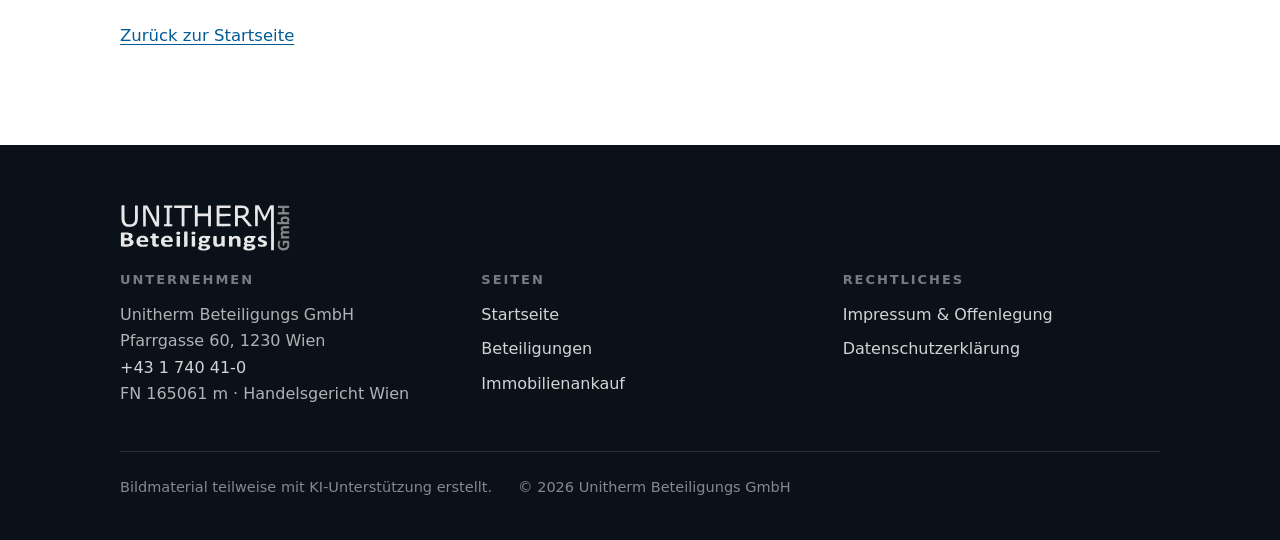
<file: impressum.html>
<!doctype html>
<html lang="de-AT">
<head>
<meta charset="utf-8">
<meta name="viewport" content="width=device-width,initial-scale=1">
<title>Impressum &amp; Offenlegung – Unitherm Beteiligungs GmbH</title>
<meta name="description" content="Impressum und Offenlegung der Unitherm Beteiligungs GmbH gemäß § 5 ECG und § 25 MedienG.">
<meta name="robots" content="index,follow">
<meta name="theme-color" content="#04141f">
<link rel="canonical" href="https://unitherm-beteiligung.at/impressum">
<link rel="icon" href="assets/favicon.ico" sizes="32x32">
<link rel="icon" href="assets/favicon.svg" type="image/svg+xml">
<link rel="apple-touch-icon" href="assets/apple-touch-icon.png">
<link rel="manifest" href="site.webmanifest">
<link rel="stylesheet" href="assets/style.css">
</head>
<body>
<a class="skip" href="#main">Zum Inhalt springen</a>

<header class="site-header">
  <div class="wrap bar">
    <a class="brand" href="/" aria-label="Unitherm Beteiligungs GmbH – Startseite">
      <img src="assets/logo-weiss.svg" alt="Unitherm Beteiligungs GmbH" width="184" height="50">
    </a>
    <nav class="nav" aria-label="Hauptnavigation">
      <a href="/beteiligungen">Beteiligungen</a>
      <a href="/immobilien">Immobilien</a>
      <a href="/#portfolio">Portfolio</a>
      <a href="/#kontakt">Kontakt</a>
    </nav>
  </div>
</header>

<main id="main" class="legal">
  <div class="wrap">
    <h1>Impressum &amp; Offenlegung</h1>
    <p class="stand">Gemäß § 5 ECG und Offenlegungspflicht nach § 25 MedienG.</p>

    <dl class="dl">
      <div>
        <dt>Medieninhaber &amp; Herausgeber</dt>
        <dd>Unitherm Beteiligungs GmbH<br>Gesellschaft mit beschränkter Haftung (GmbH)</dd>
      </div>
      <div>
        <dt>Geschäftsanschrift</dt>
        <dd>Pfarrgasse 60, 1230 Wien, Österreich</dd>
      </div>
      <div>
        <dt>Kontakt</dt>
        <dd>
          Tel: <a href="tel:+4317404110">+43 1 740 41-0</a><br>
          E-Mail: <a href="mailto:goldschwendt@unitherm.at">goldschwendt@unitherm.at</a>
        </dd>
      </div>
      <div>
        <dt>Firmenbuchdaten</dt>
        <dd>FN 165061 m | Handelsgericht Wien</dd>
      </div>
      <div>
        <dt>UID-Nummer</dt>
        <dd>ATU 439 508 09</dd>
      </div>
      <div>
        <dt>Geschäftsführung</dt>
        <dd>Mag. (FH) Alexander Lederer</dd>
      </div>
      <div>
        <dt>Gesellschafter­verhältnisse</dt>
        <dd>Mag. (FH) Alexander Lederer (51 %)<br>Stephanie Haefele-Witzmann (49 %)</dd>
      </div>
      <div>
        <dt>Kammer &amp; Behörde</dt>
        <dd>Mitglied der Wirtschaftskammer Wien (WKW)<br>Aufsichtsbehörde: MBA des XXIII. Bezirkes (Liesing)</dd>
      </div>
      <div>
        <dt>Gewerberecht</dt>
        <dd>Gewerbeordnung (GewO) · <a href="https://www.ris.bka.gv.at" rel="noopener">www.ris.bka.gv.at</a></dd>
      </div>
    </dl>

    <h2>Unternehmensgegenstand</h2>
    <p>Erwerb, Halten und Verwalten von Beteiligungen an Unternehmen sowie Erwerb, Entwicklung und Verwertung von Immobilien.</p>

    <h2>Bildnachweis</h2>
    <p>Das auf dieser Website verwendete Bildmaterial wurde teilweise mit KI-Unterstützung erstellt. Abgebildete Objekte sind Beispielmotive und stehen in keinem Zusammenhang mit konkreten Kauf- oder Beteiligungsobjekten.</p>

    <h2>Haftung für Inhalte und Links</h2>
    <p>Die Inhalte dieser Website wurden mit Sorgfalt erstellt. Für die Richtigkeit, Vollständigkeit und Aktualität übernehmen wir keine Gewähr. Für die Inhalte verlinkter externer Seiten sind ausschließlich deren Betreiber verantwortlich.</p>

    <h2>Urheberrecht</h2>
    <p>Texte, Grafiken und Gestaltung dieser Website sind urheberrechtlich geschützt. Eine Verwendung außerhalb der Grenzen des Urheberrechts bedarf unserer schriftlichen Zustimmung.</p>

    <p><a class="back" href="/">Zurück zur Startseite</a></p>
  </div>
</main>

<footer class="site-footer">
  <div class="wrap">
    <div class="logo-f">
      <img src="assets/logo-weiss.svg" alt="Unitherm Beteiligungs GmbH" width="170" height="46">
    </div>
    <div class="cols">
      <div>
        <h3>Unternehmen</h3>
        <p style="color:rgba(255,255,255,.68)">
          Unitherm Beteiligungs GmbH<br>
          Pfarrgasse 60, 1230 Wien<br>
          <a href="tel:+4317404110">+43 1 740 41-0</a><br>
          FN 165061 m · Handelsgericht Wien
        </p>
      </div>
      <div>
        <h3>Seiten</h3>
        <ul>
          <li><a href="/">Startseite</a></li>
          <li><a href="/beteiligungen">Beteiligungen</a></li>
          <li><a href="/immobilien">Immobilienankauf</a></li>
        </ul>
      </div>
      <div>
        <h3>Rechtliches</h3>
        <ul>
          <li><a href="/impressum">Impressum &amp; Offenlegung</a></li>
          <li><a href="/datenschutz">Datenschutz­erklärung</a></li>
        </ul>
      </div>
    </div>
    <div class="base">
      <span>Bildmaterial teilweise mit KI-Unterstützung erstellt.</span>
      <span>© <span id="jahr">2026</span> Unitherm Beteiligungs GmbH</span>
    </div>
  </div>
</footer>

<script>document.getElementById('jahr').textContent=new Date().getFullYear();</script>
</body>
</html>
</file>
<file: assets/style.css>
/* ============================================================
   Unitherm Beteiligungs GmbH — gemeinsames Stylesheet
   Systemschriften, keine externen Ressourcen, keine Cookies.
   ============================================================ */

:root{
  --ci:#0072bb;
  --ci-d:#005b96;
  --deep:#04141f;
  --deep-2:#062c48;
  --mid:#0a3c63;
  --hi:#0f4a76;
  --ember:#c2571e;
  --ember-2:#e08a3c;

  --ink:#14181d;
  --ink-2:#4e575f;
  --ink-3:#79828a;
  --line:#e1e5e8;
  --line-2:#cfd5da;
  --soft:#f5f7f8;
  --bg:#ffffff;

  --sans:-apple-system,BlinkMacSystemFont,"SF Pro Display","SF Pro Text","Segoe UI",system-ui,Roboto,"Helvetica Neue",Arial,sans-serif;
  --wrap:1120px;
}

*{margin:0;padding:0;box-sizing:border-box}
html{scroll-behavior:smooth;-webkit-text-size-adjust:100%}
body{
  font-family:var(--sans);
  font-size:18px;
  line-height:1.65;
  color:var(--ink);
  background:var(--bg);
  -webkit-font-smoothing:antialiased;
  text-rendering:optimizeLegibility;
  overflow-wrap:break-word;
  -webkit-hyphens:auto;
  hyphens:auto;
}
img,svg{max-width:100%;display:block}
a{color:var(--ci-d);text-decoration-thickness:1px;text-underline-offset:3px}
a:hover{color:var(--ci)}

.wrap{max-width:var(--wrap);margin:0 auto;padding:0 24px}
@media(min-width:900px){.wrap{padding:0 40px}}

.skip{position:absolute;left:-9999px;top:0;background:#fff;color:var(--ink);padding:12px 18px;z-index:100}
.skip:focus{left:12px;top:12px}
:focus-visible{outline:3px solid var(--ember-2);outline-offset:3px}
@media(prefers-reduced-motion:reduce){*{transition:none!important;animation:none!important}html{scroll-behavior:auto}}

/* ---------- Typografie ---------- */
h1,h2,h3,h4{font-weight:600;letter-spacing:-.022em;text-wrap:balance;line-height:1.1;-webkit-hyphens:manual;hyphens:manual}
h2,h3{-webkit-hyphens:auto;hyphens:auto}
/* Lange deutsche Komposita duerfen umbrechen, statt das Raster zu sprengen */
.grid > div,.situ article > *,.pf article > *,.steps article > div,.card .body,
.legal .dl > div,.node,.tile,.args > div,.field,.site-footer .cols > div{min-width:0}
h1{font-size:clamp(38px,6.2vw,74px);line-height:.99;letter-spacing:-.035em}
h2{font-size:clamp(28px,4vw,44px);letter-spacing:-.028em;line-height:1.06}
h3{font-size:clamp(20px,2.2vw,24px);letter-spacing:-.018em}
h4{font-size:19px;letter-spacing:-.012em}
.eyebrow{font-size:13px;letter-spacing:.19em;text-transform:uppercase;font-weight:600;color:var(--ci);overflow-wrap:anywhere;-webkit-hyphens:none;hyphens:none}
@media(max-width:520px){.eyebrow{letter-spacing:.13em}}
.lead{font-size:clamp(18px,2.1vw,22px);line-height:1.55;color:var(--ink-2);max-width:62ch}
.measure{max-width:64ch}

/* ---------- Kopfzeile ---------- */
.site-header{position:sticky;top:0;z-index:50;background:var(--deep)}
.site-header .bar{display:flex;align-items:center;justify-content:space-between;gap:24px;flex-wrap:wrap;padding:18px 0}
.brand{display:block;flex:0 0 auto}
.brand img{width:184px;height:50px}
@media(max-width:640px){.brand img{width:158px;height:43px}}
.nav{display:flex;gap:4px;flex-wrap:wrap}
.nav a{
  color:rgba(255,255,255,.82);text-decoration:none;font-size:16px;font-weight:500;
  padding:10px 14px;border-radius:6px;letter-spacing:-.005em;
}
.nav a:hover{color:#fff;background:rgba(255,255,255,.10)}
.nav a[aria-current="page"]{color:#fff;background:rgba(255,255,255,.14)}
@media(max-width:760px){
  .site-header .bar{padding:14px 0 8px}
  .nav{width:100%;margin-top:2px}
  .nav a{padding:10px 12px;font-size:15.5px}
}

/* ---------- Hero (Variante B — Wärme) ---------- */
.hero{position:relative;overflow:hidden;color:#fff;
  background:linear-gradient(163deg,var(--deep) 0%,var(--deep-2) 38%,var(--mid) 66%,var(--hi) 100%)}
.hero .ember,.hero .arc,.hero .hair{position:absolute;z-index:1;pointer-events:none}
.hero .ember{inset:0;
  background:radial-gradient(44rem 33rem at 100% 116%,
    rgba(232,148,68,.96) 0%,rgba(203,97,34,.70) 24%,rgba(160,58,22,.34) 44%,rgba(90,34,18,.12) 58%,rgba(4,20,31,0) 74%)}
.hero .arc{right:-150px;bottom:-240px;width:660px;height:660px;border-radius:50%;
  border:1px solid rgba(240,164,92,.42);
  box-shadow:0 0 0 56px rgba(224,138,60,.07),0 0 0 128px rgba(224,138,60,.035)}
.hero .hair{left:0;right:0;top:0;height:100%;opacity:.5;
  background-image:repeating-linear-gradient(90deg,rgba(255,255,255,.05) 0 1px,transparent 1px 62px);
  -webkit-mask-image:linear-gradient(180deg,#000,transparent 62%);
  mask-image:linear-gradient(180deg,#000,transparent 62%)}
.hero-in{position:relative;z-index:2;padding:64px 0 56px}
@media(min-width:900px){.hero-in{padding:96px 0 84px}}
.hero h1{max-width:14ch}
.hero h1 em{font-style:normal;display:block}
.hero .sub{margin-top:26px;max-width:56ch;font-size:clamp(17px,1.9vw,20px);line-height:1.6;color:rgba(255,255,255,.82)}
.hero .eyebrow{color:rgba(255,255,255,.72);margin-bottom:24px}
.traits{position:relative;z-index:2;display:flex;flex-wrap:wrap;gap:10px 26px;margin-top:28px;
  font-size:15.5px;color:rgba(255,255,255,.76)}
.traits span{display:flex;align-items:center;gap:10px}
.traits span::before{content:"";width:6px;height:6px;border-radius:50%;background:var(--ember-2);flex:0 0 auto}
@media(max-width:560px){.traits{flex-direction:column;gap:11px}}

/* Einstiegskacheln im Hero */
.tiles{position:relative;z-index:2;display:grid;grid-template-columns:1fr;gap:1px;
  background:rgba(255,255,255,.18);margin-top:52px}
@media(min-width:760px){.tiles{grid-template-columns:1fr 1fr}}
.tile{display:flex;flex-direction:column;gap:12px;padding:30px 28px 28px;text-decoration:none;color:#fff;
  background:linear-gradient(163deg,var(--deep-2),var(--mid));min-height:170px}
.tile:first-child{background:linear-gradient(163deg,var(--mid),var(--hi))}
.tile h2{font-size:22px;letter-spacing:-.015em;line-height:1.2}
.tile p{font-size:16px;line-height:1.55;color:rgba(255,255,255,.80);flex:1}
.tile .go{display:inline-flex;align-items:center;gap:9px;font-size:16px;font-weight:500;color:#fff}
.tile .go::after{content:"";width:16px;height:1.5px;background:currentColor;transition:width .25s ease}
.tile:hover .go::after,.tile:focus-visible .go::after{width:30px}
@media(min-width:900px){.tile{padding:34px 34px 32px}}

/* ---------- Schaltflächen ---------- */
.btn{display:inline-flex;align-items:center;gap:10px;font-size:17px;font-weight:600;
  padding:16px 26px;border-radius:8px;text-decoration:none;border:1px solid transparent;
  min-height:54px;transition:background .2s ease,border-color .2s ease}
.btn-primary{background:var(--ci);color:#fff}
.btn-primary:hover{background:var(--ci-d);color:#fff}
.btn-light{background:#fff;color:var(--deep)}
.btn-light:hover{background:#eef2f5;color:var(--deep)}
.btn-ghost{border-color:rgba(255,255,255,.45);color:#fff}
.btn-ghost:hover{background:rgba(255,255,255,.12);color:#fff}

/* ---------- Abschnitte ---------- */
section{padding:72px 0}
@media(min-width:900px){section{padding:104px 0}}
.sec-soft{background:var(--soft)}
.sec-head{max-width:34ch}
.sec-intro{margin-top:20px;max-width:64ch;color:var(--ink-2);font-size:clamp(17px,1.8vw,19px)}

/* Vierer-/Dreier-Raster */
.grid{display:grid;grid-template-columns:1fr;gap:2px;background:var(--line);margin-top:44px;border:1px solid var(--line)}
@media(min-width:700px){.grid{grid-template-columns:1fr 1fr}}
@media(min-width:1120px){.grid.g4{grid-template-columns:repeat(4,1fr)}}
.grid > div{background:var(--bg);padding:30px 28px 32px;display:flex;flex-direction:column;gap:10px}
.grid h3{font-size:19.5px}
.grid p{color:var(--ink-2);font-size:16.5px;line-height:1.6}

/* Situationen (Beteiligungsseite) */
.situ{display:grid;grid-template-columns:1fr;gap:0;margin-top:44px;border-top:1px solid var(--line)}
.situ article{padding:30px 0;border-bottom:1px solid var(--line);display:grid;grid-template-columns:1fr;gap:8px}
@media(min-width:860px){.situ article{grid-template-columns:minmax(0,22ch) minmax(0,1fr);gap:44px;padding:34px 0}}
.situ h3{font-size:21px}
.situ p{color:var(--ink-2);font-size:17px;max-width:62ch}

/* Portfolio */
.pf-group{margin-top:52px}
.pf-group > h3{font-size:15px;letter-spacing:.14em;text-transform:uppercase;color:var(--ink-3);font-weight:600;
  padding-bottom:12px;border-bottom:1px solid var(--line-2)}
.pf{display:grid;grid-template-columns:1fr;gap:0}
.pf article{padding:28px 0;border-bottom:1px solid var(--line)}
@media(min-width:860px){.pf article{display:grid;grid-template-columns:minmax(0,26ch) minmax(0,1fr);gap:44px;padding:32px 0}}
.pf .co{display:flex;flex-direction:column;gap:6px}
.pf .co strong{font-size:19px;font-weight:600;letter-spacing:-.012em;line-height:1.25}
.pf .share{font-size:14px;font-weight:600;color:var(--ci);letter-spacing:.04em}
.pf p{color:var(--ink-2);font-size:16.5px;max-width:64ch}
.pf .link{margin-top:10px;display:inline-block;font-size:15.5px}

/* ---------- Zeitstrahl ---------- */
.axis{position:relative;margin-top:56px}
.axis .line{position:absolute;left:4px;top:0;bottom:0;width:1px;
  background:linear-gradient(180deg,var(--line-2) 0%,var(--line-2) 32%,var(--ci) 32%,var(--ci) 100%)}
.nodes{display:grid;grid-template-columns:1fr;gap:34px}
.node{position:relative;padding-left:30px}
.node .pin{position:absolute;left:0;top:9px;width:9px;height:9px;border-radius:50%;background:var(--line-2)}
.node.on .pin{background:var(--ci)}
.node.pivot .pin{width:15px;height:15px;left:-3px;top:6px;background:var(--ci);box-shadow:0 0 0 5px rgba(0,114,187,.16)}
.node .yr{font-size:28px;font-weight:600;letter-spacing:-.025em;color:var(--ink-3);font-variant-numeric:tabular-nums}
.node.on .yr{color:var(--ink)}
.node.pivot .yr{color:var(--ci)}
.node p{margin-top:8px;color:var(--ink-2);font-size:16.5px;line-height:1.6;max-width:52ch}
.node .tag{display:inline-block;font-size:12px;letter-spacing:.14em;text-transform:uppercase;
  color:var(--ci);font-weight:700;margin-bottom:4px}
@media(min-width:1100px){
  .axis{margin-top:84px}
  .axis .line{left:0;right:0;top:9px;bottom:auto;width:auto;height:1px;
    background:linear-gradient(90deg,var(--line-2) 0%,var(--line-2) 46%,var(--ci) 46%,var(--ci) 100%)}
  .axis .line::after{content:"";position:absolute;left:46%;right:0;top:-1px;height:3px;background:var(--ci)}
  .nodes{grid-template-columns:repeat(5,1fr);gap:26px}
  .node{padding-left:0;padding-top:36px}
  .node .pin{left:0;top:5px}
  .node.pivot .pin{left:-3px;top:2px}
  .node.pivot .tag{position:absolute;top:-30px;left:0;margin:0}
  .node p{font-size:15.5px;line-height:1.55}
  .node .yr{font-size:26px}
}

/* ---------- Ablauf (nummerierte Schritte) ---------- */
.steps{counter-reset:s;margin-top:44px;border-top:1px solid var(--line)}
.steps article{counter-increment:s;padding:28px 0;border-bottom:1px solid var(--line);
  display:grid;grid-template-columns:44px 1fr;gap:18px}
@media(min-width:860px){.steps article{grid-template-columns:60px minmax(0,22ch) minmax(0,1fr);gap:32px;padding:32px 0}}
.steps article::before{content:counter(s);font-size:22px;font-weight:600;color:var(--ci);
  font-variant-numeric:tabular-nums;letter-spacing:-.02em;line-height:1.3}
.steps h3{font-size:20px}
.steps p{color:var(--ink-2);font-size:16.5px;max-width:60ch}
@media(max-width:859px){.steps article > div:last-child{grid-column:2}.steps h3{margin-bottom:6px}}

/* ---------- Häufige Fragen ---------- */
.faq{margin-top:40px;border-top:1px solid var(--line)}
.faq details{border-bottom:1px solid var(--line)}
.faq summary{list-style:none;cursor:pointer;padding:22px 44px 22px 0;position:relative;
  font-size:19px;font-weight:600;letter-spacing:-.012em;line-height:1.35;min-height:60px}
.faq summary::-webkit-details-marker{display:none}
.faq summary::after{content:"";position:absolute;right:8px;top:31px;width:13px;height:13px;
  border-right:2px solid var(--ci);border-bottom:2px solid var(--ci);
  transform:rotate(45deg) translateY(-3px);transition:transform .2s ease}
.faq details[open] summary::after{transform:rotate(225deg) translateY(-3px)}
.faq details p{padding:0 0 24px;color:var(--ink-2);font-size:17px;max-width:64ch}

/* ---------- Kontaktband ---------- */
.contact{position:relative;overflow:hidden;color:#fff;
  background:linear-gradient(163deg,var(--deep) 0%,var(--deep-2) 44%,var(--mid) 100%)}
.contact .ember{position:absolute;inset:0;z-index:1;pointer-events:none;
  background:radial-gradient(36rem 26rem at 100% 114%,rgba(228,142,64,.68) 0%,rgba(194,87,30,.34) 28%,rgba(4,20,31,0) 66%)}
.contact .in{position:relative;z-index:2}
.contact h2{max-width:20ch}
.contact .cols{display:grid;grid-template-columns:1fr;gap:36px;margin-top:40px}
@media(min-width:860px){.contact .cols{grid-template-columns:1fr 1fr;gap:64px}}
.contact p{color:rgba(255,255,255,.82);font-size:17.5px;max-width:56ch}
.contact p + p{margin-top:16px}
.vcard{font-size:17.5px;line-height:1.75}
.vcard .nm{font-size:21px;font-weight:600;letter-spacing:-.015em;color:#fff}
.vcard .role{color:rgba(255,255,255,.72);margin-bottom:12px}
.vcard a{color:#fff;font-weight:500}
.vcard a:hover{color:var(--ember-2)}
.vcard .adr{margin-top:20px;color:rgba(255,255,255,.72);font-size:16.5px;line-height:1.65}
.checklist{margin-top:22px;padding:0;list-style:none;display:grid;gap:12px}
.checklist li{position:relative;padding-left:26px;color:rgba(255,255,255,.82);font-size:16.5px;line-height:1.55}
.checklist li::before{content:"";position:absolute;left:0;top:11px;width:9px;height:2px;background:var(--ember-2)}
.contact .btnrow{display:flex;flex-wrap:wrap;gap:14px;margin-top:30px}
.note{margin-top:34px;padding-top:22px;border-top:1px solid rgba(255,255,255,.20);
  color:rgba(255,255,255,.66);font-size:15.5px}

/* ---------- Fußzeile ---------- */
.site-footer{background:#0a1119;color:rgba(255,255,255,.68);padding:60px 0 40px;font-size:16px}
.site-footer .cols{display:grid;grid-template-columns:1fr;gap:34px}
@media(min-width:760px){.site-footer .cols{grid-template-columns:repeat(3,1fr);gap:44px}}
.site-footer h3{font-size:13px;letter-spacing:.15em;text-transform:uppercase;color:rgba(255,255,255,.45);
  font-weight:600;margin-bottom:14px}
.site-footer ul{list-style:none;display:grid;gap:8px}
.site-footer a{color:rgba(255,255,255,.82);text-decoration:none}
.site-footer a:hover{color:#fff;text-decoration:underline}
.site-footer .base{margin-top:44px;padding-top:24px;border-top:1px solid rgba(255,255,255,.14);
  display:flex;flex-wrap:wrap;gap:8px 26px;font-size:14.5px;color:rgba(255,255,255,.5)}
.site-footer .logo-f{margin-bottom:22px}
.site-footer .logo-f img{width:170px;height:46px;opacity:.9}

/* ---------- Rechtstexte ---------- */
.legal{padding:56px 0 96px}
.legal h1{font-size:clamp(32px,4.4vw,48px);letter-spacing:-.03em}
.legal .stand{margin-top:14px;color:var(--ink-3);font-size:16px}
.legal h2{font-size:clamp(21px,2.2vw,26px);margin-top:48px;letter-spacing:-.02em}
.legal h3{font-size:18px;margin-top:30px}
.legal p,.legal li{font-size:17px;color:var(--ink-2);max-width:68ch}
.legal p{margin-top:12px}
.legal ul{margin:14px 0 0 22px;display:grid;gap:8px}
.legal .dl{margin-top:26px;border-top:1px solid var(--line)}
.legal .dl > div{display:grid;grid-template-columns:1fr;gap:2px;padding:16px 0;border-bottom:1px solid var(--line)}
@media(min-width:700px){.legal .dl > div{grid-template-columns:minmax(0,24ch) minmax(0,1fr);gap:32px}}
.legal .dl dt{font-weight:600;color:var(--ink);font-size:16.5px}
.legal .dl dd{color:var(--ink-2);font-size:17px;line-height:1.6}
.legal .back{display:inline-block;margin-top:44px;font-size:16.5px}

/* ============================================================
   Immobilien-Ankaufsseite — Fotostrecke und Formular
   ============================================================ */

/* Hero mit Foto */
.hero.photo{background:var(--deep)}
.hero.photo .shot{position:absolute;inset:0;z-index:0}
.hero.photo .shot img{width:100%;height:100%;object-fit:cover;object-position:center}
.hero.photo .scrim{position:absolute;inset:0;z-index:1;
  background:linear-gradient(100deg,rgba(4,20,31,.90) 0%,rgba(4,20,31,.78) 34%,rgba(6,44,72,.50) 62%,rgba(6,44,72,.22) 100%)}
.hero.photo .ember{opacity:.75}
@media(max-width:760px){
  .hero.photo .scrim{background:linear-gradient(170deg,rgba(4,20,31,.90) 0%,rgba(4,20,31,.84) 55%,rgba(6,44,72,.66) 100%)}
}

/* Zwei Objektarten mit Bild */
.cards{display:grid;grid-template-columns:1fr;gap:28px;margin-top:44px}
@media(min-width:820px){.cards{grid-template-columns:1fr 1fr;gap:32px}}
.card{border:1px solid var(--line);background:var(--bg);display:flex;flex-direction:column;overflow:hidden}
.card figure{margin:0;aspect-ratio:16/10;overflow:hidden;background:var(--soft)}
.card figure img{width:100%;height:100%;object-fit:cover}
.card .body{padding:28px 26px 30px;display:flex;flex-direction:column;gap:12px;flex:1}
.card h3{font-size:23px}
.card p{color:var(--ink-2);font-size:16.5px}
.card ul{list-style:none;display:grid;gap:10px;margin-top:4px}
.card li{position:relative;padding-left:24px;font-size:16px;color:var(--ink-2);line-height:1.5}
.card li::before{content:"";position:absolute;left:0;top:11px;width:10px;height:2px;background:var(--ci)}

/* Argumente-Raster */
.args{display:grid;grid-template-columns:1fr;gap:2px;background:var(--line);border:1px solid var(--line);margin-top:44px}
@media(min-width:720px){.args{grid-template-columns:1fr 1fr}}
@media(min-width:1040px){.args{grid-template-columns:repeat(4,1fr)}}
.args > div{background:var(--bg);padding:28px 26px 30px}
.args h3{font-size:19px;margin-bottom:8px}
.args p{color:var(--ink-2);font-size:16px}

/* Formular */
.formbox{margin-top:40px;max-width:900px}
.frow{display:grid;grid-template-columns:1fr;gap:18px}
@media(min-width:720px){.frow.two{grid-template-columns:1fr 1fr}.frow.three{grid-template-columns:1fr 1fr 1fr}}
.field{display:flex;flex-direction:column;gap:7px;margin-bottom:18px}
.field label{font-size:16px;font-weight:600;color:var(--ink)}
.field .req{color:var(--ci)}
.field input,.field select,.field textarea{
  font:inherit;font-size:17px;color:var(--ink);background:var(--bg);
  border:1px solid var(--line-2);border-radius:8px;padding:14px 15px;min-height:54px;width:100%}
.field textarea{min-height:140px;resize:vertical;line-height:1.55}
.field input:focus,.field select:focus,.field textarea:focus{border-color:var(--ci);outline:2px solid rgba(0,114,187,.22);outline-offset:0}
.field input::placeholder,.field textarea::placeholder{color:var(--ink-3)}
.hp{position:absolute;left:-9999px;width:1px;height:1px;overflow:hidden}
.dsgvo{margin-top:8px;padding:22px 22px 24px;background:var(--soft);border:1px solid var(--line)}
.dsgvo p{font-size:15.5px;color:var(--ink-2);line-height:1.6}
.dsgvo .check{display:flex;gap:14px;align-items:flex-start;margin-top:18px;cursor:pointer}
.dsgvo .check input{width:24px;height:24px;flex:0 0 auto;margin-top:2px;accent-color:var(--ci)}
.dsgvo .check span{font-size:16.5px;color:var(--ink)}
.formnote{margin-top:20px;font-size:16px;color:var(--ink-2)}
.formnote.ok{color:#1c7a3e;font-weight:600}
.formnote.err{color:#a1401a;font-weight:600}

/* ============================================================
   Startseite — Abschnitt „Unitherm auf einen Blick"
   ============================================================ */

.fakten{
  margin-top:44px;
  display:grid;
  grid-template-columns:1fr;
  border-top:1px solid var(--line-2);
}
@media(min-width:720px){.fakten{grid-template-columns:1fr 1fr;column-gap:56px}}
@media(min-width:1060px){.fakten{grid-template-columns:repeat(3,1fr);column-gap:48px}}
.fakten > div{
  display:grid;
  grid-template-columns:1fr;
  gap:5px;
  padding:20px 0 22px;
  border-bottom:1px solid var(--line);
  min-width:0;
}
.fakten dt{
  font-size:12.5px;
  letter-spacing:.15em;
  text-transform:uppercase;
  font-weight:600;
  color:var(--ink-3);
  overflow-wrap:anywhere;
}
.fakten dd{
  font-size:19px;
  line-height:1.35;
  letter-spacing:-.012em;
  color:var(--ink);
}

/* ============================================================
   Startseite — Motivflächen der beiden Geschäftsfelder
   Bild einfach unter dem angegebenen Pfad ablegen oder austauschen,
   keine Änderung an HTML oder CSS nötig. Fehlt die Datei, bleibt
   die ruhige Farbfläche stehen — es entsteht kein leerer oder
   fehlerhafter Bildrahmen.
   ============================================================ */

.card figure.motiv{
  background-color:var(--deep-2);
  background-image:var(--motiv,none),
    linear-gradient(150deg,#062c48 0%,#0a3c63 55%,#0f4a76 100%);
  background-position:center;
  background-repeat:no-repeat;
  background-size:cover;
}
/* Platzhalter Beteiligungsbild: Datei unter assets/beteiligungen.jpg ablegen */
.motiv-beteiligungen{--motiv:url("beteiligungen.jpg")}
.motiv-immobilien{--motiv:url("../img/fluegeltuer.jpg")}

/* Lange Fachbegriffe in schmalen Karten- und Faktenspalten */
@media(max-width:600px){
  .card .eyebrow{font-size:12px;letter-spacing:.09em}
  .fakten dt{font-size:12px;letter-spacing:.11em}
}
</file>
